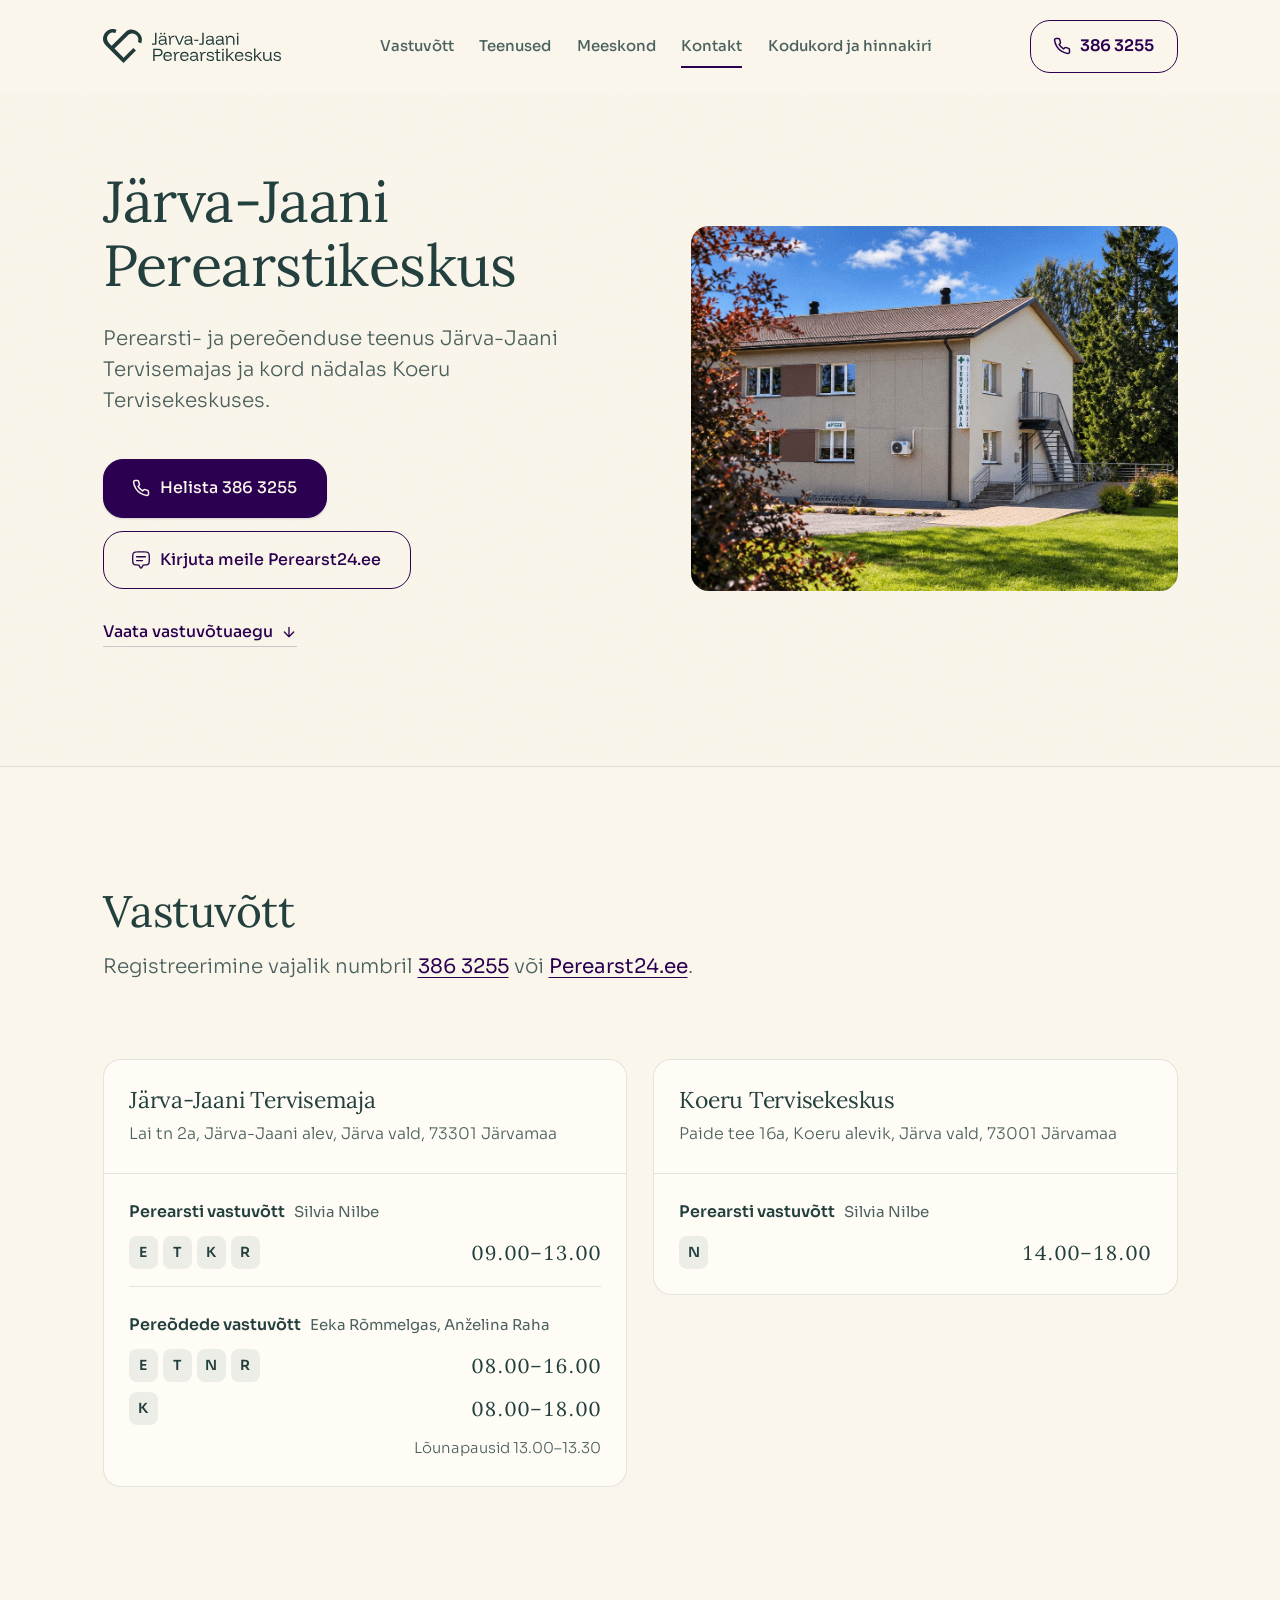
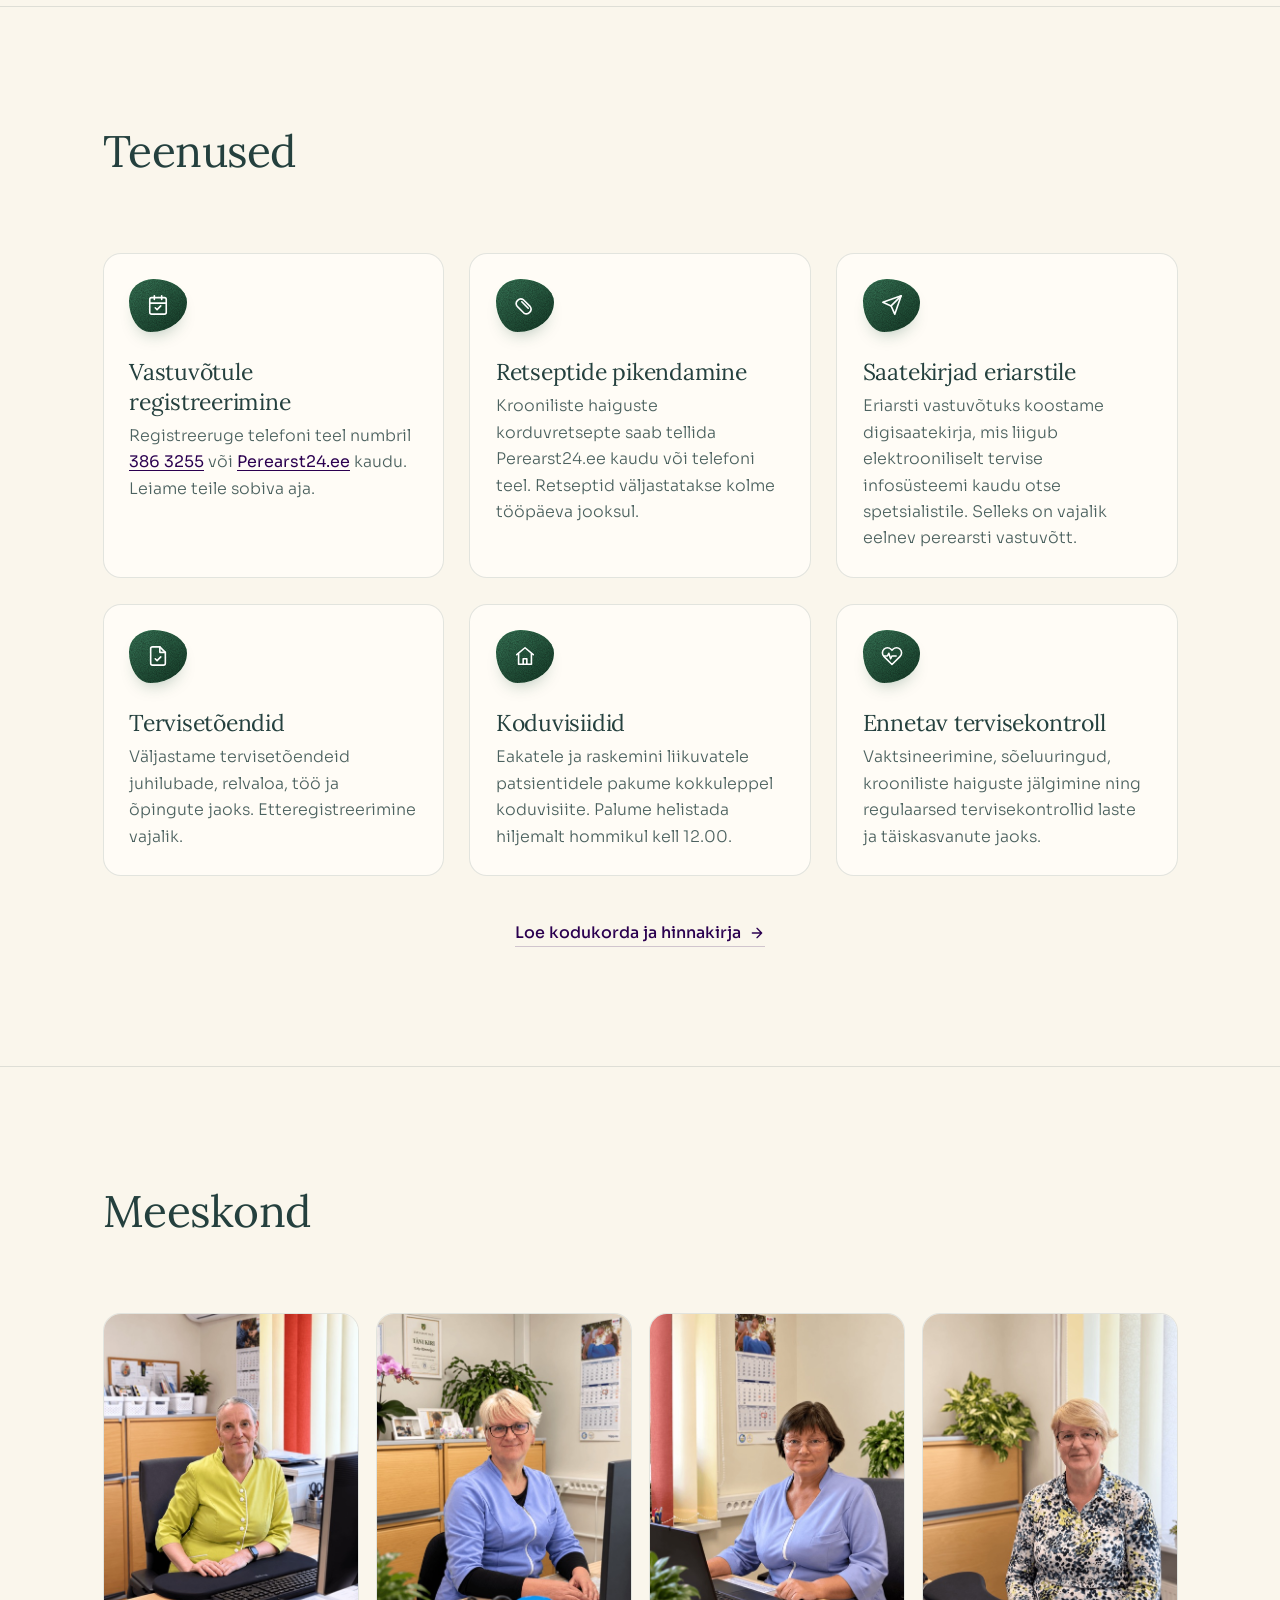
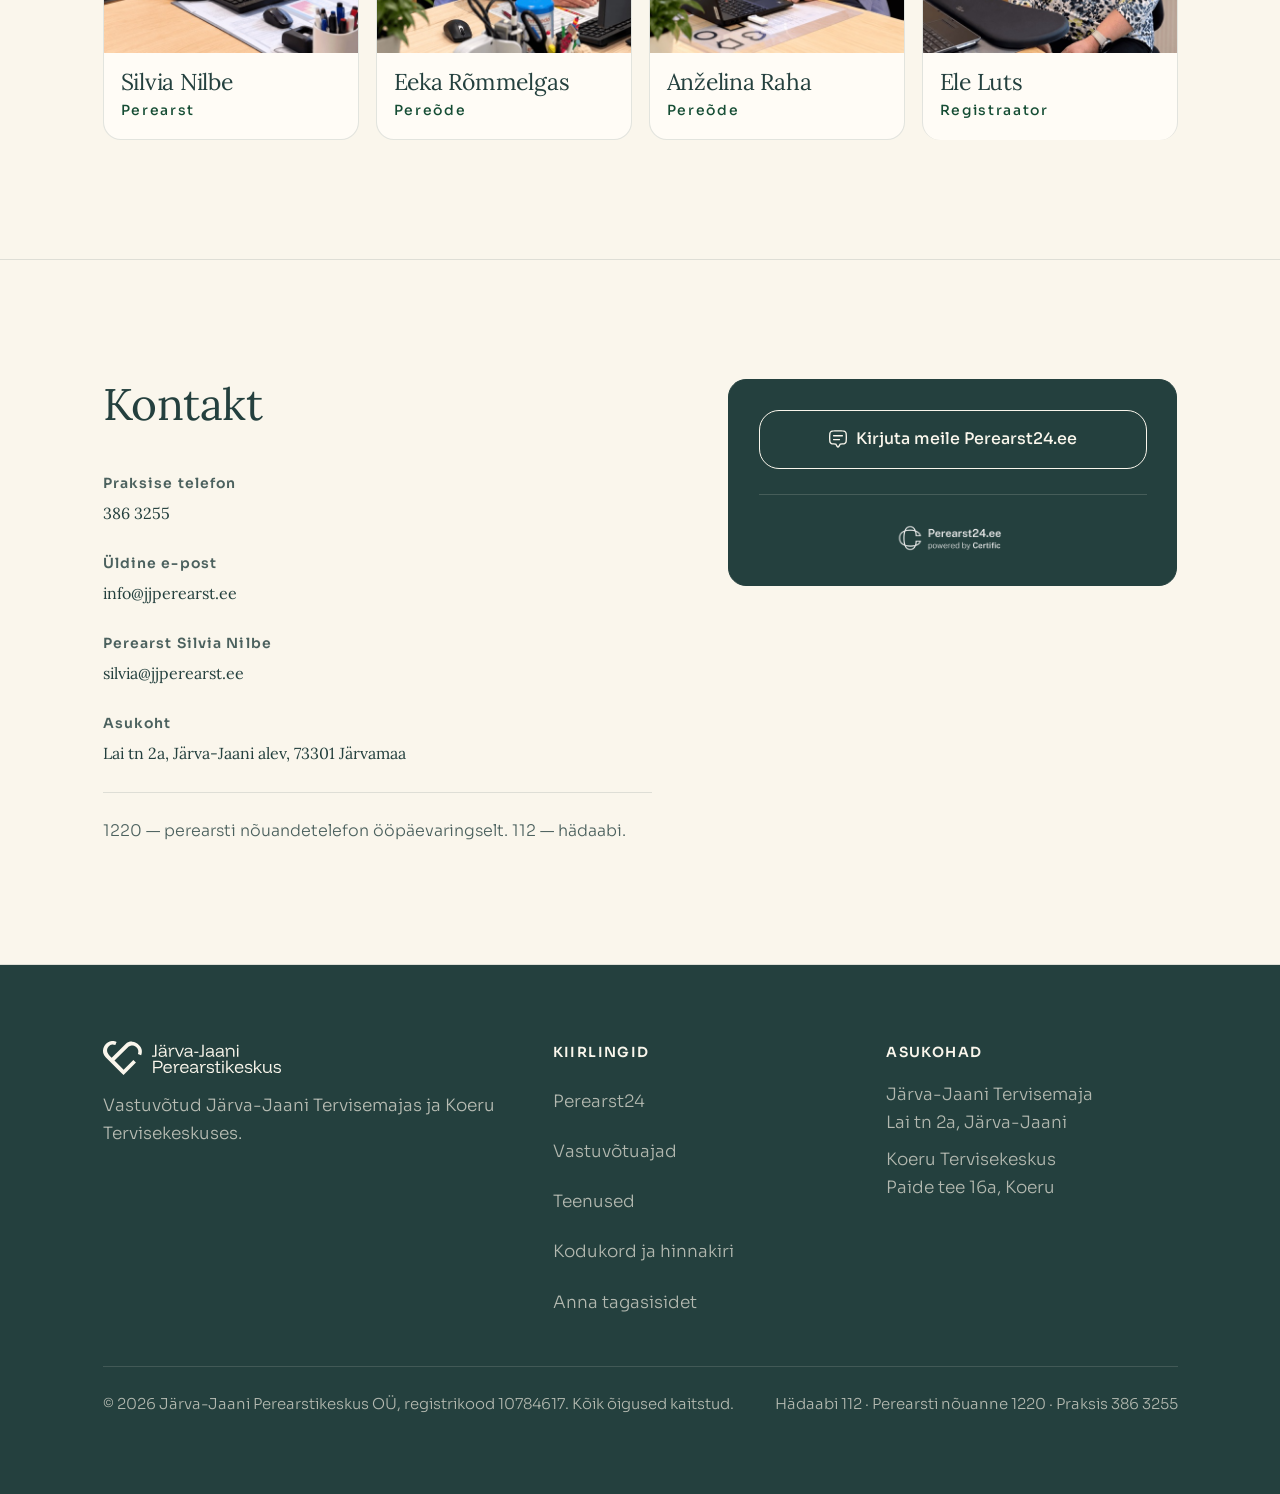
<file: index.html>
<!DOCTYPE html>
<html lang="et">
<head>
<meta charset="UTF-8">
<meta name="viewport" content="width=device-width, initial-scale=1.0">
<title>Järva-Jaani Perearstikeskus | Perearstiabi</title>
<meta name="description" content="Järva-Jaani Perearstikeskus OÜ pakub perearstiabi Järva-Jaani Tervisemajas ja Koeru Tervisekeskuses. Perearst Silvia Nilbe ja pereõed Eeka Rõmmelgas ning Anželina Raha.">

<link rel="icon" type="image/svg+xml" href="assets/meta/favicon.svg">
<link rel="shortcut icon" href="assets/meta/favicon.ico">
<link rel="icon" type="image/png" sizes="32x32" href="assets/meta/favicon-32x32.png">
<link rel="icon" type="image/png" sizes="16x16" href="assets/meta/favicon-16x16.png">
<link rel="apple-touch-icon" sizes="180x180" href="assets/meta/apple-touch-icon.png">
<link rel="icon" type="image/png" sizes="192x192" href="assets/meta/android-chrome-192x192.png">
<link rel="icon" type="image/png" sizes="512x512" href="assets/meta/android-chrome-512x512.png">

<meta property="og:type" content="website">
<meta property="og:title" content="Järva-Jaani Perearstikeskus | Perearstiabi">
<meta property="og:description" content="Perearsti- ja pereõenduse teenus Järva-Jaani Tervisemajas ja kord nädalas Koeru Tervisekeskuses.">
<meta property="og:image" content="https://jjperearst.ee/assets/meta/og-image.png">
<meta property="og:url" content="https://jjperearst.ee/">
<link rel="canonical" href="https://jjperearst.ee/">
<meta name="twitter:card" content="summary_large_image">

<link rel="preconnect" href="https://fonts.googleapis.com">
<link rel="preconnect" href="https://fonts.gstatic.com" crossorigin>
<link href="https://fonts.googleapis.com/css2?family=Lora:ital,wght@0,400;0,500;0,600;0,700;1,400;1,500&family=Sora:wght@300;400;500;600;700&display=swap" rel="stylesheet">
<link rel="stylesheet" href="css/style.css">
</head>
<body>
<a class="skip-link" href="#main">Liigu põhisisu juurde</a>

<header class="site-header" id="site-header">
  <div class="container nav">
    <a class="brand" href="index.html"><img src="assets/brand/fulllogo-ink.svg" alt="Järva-Jaani Perearstikeskus" class="brand-logo"></a>

    <nav class="nav-links" aria-label="Peamenüü">
      <a href="#vastuvotuajad">Vastuvõtt</a>
      <a href="#teenused">Teenused</a>
      <a href="#meeskond">Meeskond</a>
      <a href="#kontakt">Kontakt</a>
      <a href="kodukord.html">Kodukord ja hinnakiri</a>
    </nav>

    <div class="nav-cta">
      <a class="nav-phone" href="tel:+3723863255">
        <svg width="18" height="18" viewBox="0 0 24 24" fill="none" stroke="currentColor" stroke-width="2" stroke-linecap="round" stroke-linejoin="round"><path d="M22 16.92v3a2 2 0 0 1-2.18 2 19.79 19.79 0 0 1-8.63-3.07 19.5 19.5 0 0 1-6-6 19.79 19.79 0 0 1-3.07-8.67A2 2 0 0 1 4.11 2h3a2 2 0 0 1 2 1.72c.127.96.361 1.903.7 2.81a2 2 0 0 1-.45 2.11L8.09 9.91a16 16 0 0 0 6 6l1.27-1.27a2 2 0 0 1 2.11-.45c.907.339 1.85.573 2.81.7A2 2 0 0 1 22 16.92z"/></svg>
        386 3255
      </a>
    </div>

    <button class="nav-toggle" id="nav-toggle" aria-label="Ava menüü" aria-expanded="false" aria-controls="mobile-menu">
      <span></span><span></span><span></span>
    </button>
  </div>
</header>

<div class="mobile-menu" id="mobile-menu">
  <a href="#vastuvotuajad">Vastuvõtt</a>
  <a href="#teenused">Teenused</a>
  <a href="#meeskond">Meeskond</a>
  <a href="#kontakt">Kontakt</a>
  <a href="kodukord.html">Kodukord ja hinnakiri</a>
  <div class="btn-row">
    <a class="btn btn-primary" href="tel:+3723863255">Helista 386 3255</a>
    <a class="btn btn-outline" href="https://www.perearst24.ee/" target="_blank" rel="noopener"><svg width="18" height="18" viewBox="0 0 16 15.5243" fill="none" xmlns="http://www.w3.org/2000/svg"><path d="M15.8044 2.75863C15.734 2.15076 15.4268 1.54757 14.9399 1.06065C14.453 0.573728 13.8501 0.266823 13.2419 0.196191H13.2366C10.7898 -0.065397 5.21051 -0.065397 2.76371 0.196191H2.75808C2.15021 0.266823 1.54703 0.57404 1.0601 1.06065C0.57318 1.54726 0.266275 2.15076 0.195956 2.75863V2.76425C-0.0653187 5.21265 -0.0653187 7.68189 0.195956 10.1303V10.1356C0.266275 10.7438 0.573493 11.3467 1.0601 11.8336C1.54671 12.3205 2.15021 12.6274 2.75808 12.698H2.76371C3.47878 12.7746 4.48263 12.8315 5.67837 12.8643C5.80182 13.074 5.92683 13.2856 6.04903 13.4922C6.30999 13.9328 6.58033 14.3885 6.83879 14.8382C7.08632 15.2677 7.52042 15.5242 8.00016 15.5242C8.47989 15.5242 8.914 15.2677 9.16152 14.8382C9.42092 14.3885 9.69063 13.9319 9.9516 13.4916C10.0738 13.2853 10.1988 13.074 10.3219 12.8643C11.5186 12.833 12.5212 12.7746 13.2363 12.698H13.2416C13.8498 12.6274 14.453 12.3205 14.9399 11.8336C15.4268 11.3467 15.7337 10.7438 15.804 10.1356V10.1303C16.0653 7.68189 16.0653 5.21265 15.804 2.76425C15.8043 2.76239 15.8044 2.76051 15.8044 2.75863ZM14.6258 10.0012C14.542 10.7122 13.8201 11.4339 13.1091 11.5179C12.3612 11.5976 11.2742 11.6557 9.96504 11.6858C9.86349 11.6879 9.7642 11.7161 9.67665 11.7676C9.58911 11.8191 9.51623 11.8921 9.46499 11.9798C9.29028 12.2786 9.10745 12.588 8.93025 12.8862C8.66772 13.33 8.39613 13.7888 8.13361 14.2444C8.08985 14.3201 8.03735 14.3357 8.00109 14.3357C7.96484 14.3357 7.91202 14.3201 7.86858 14.2444C7.60574 13.7891 7.33447 13.3303 7.07194 12.8865C6.89474 12.5871 6.71159 12.2777 6.53689 11.9786C6.48565 11.8909 6.41277 11.8178 6.32522 11.7663C6.23767 11.7148 6.13838 11.6867 6.03684 11.6845C4.72734 11.6532 3.64036 11.5964 2.89216 11.5167C2.18146 11.4326 1.45952 10.7107 1.37576 9.99996C1.12386 7.63747 1.12386 5.25489 1.37576 2.89239C1.45952 2.18138 2.18115 1.45913 2.89247 1.37537C5.28083 1.12066 10.7185 1.12066 13.1072 1.37537C13.8182 1.45913 14.5399 2.18107 14.6239 2.89208C14.8765 5.25502 14.8772 7.63813 14.6258 10.0012Z" fill="currentColor"/><path d="M11.8759 4.28494H4.12517C3.96768 4.28494 3.81664 4.3475 3.70528 4.45886C3.59392 4.57022 3.53136 4.72126 3.53136 4.87875C3.53136 5.03623 3.59392 5.18727 3.70528 5.29863C3.81664 5.40999 3.96768 5.47255 4.12517 5.47255H11.8759C12.0334 5.47255 12.1845 5.40999 12.2958 5.29863C12.4072 5.18727 12.4697 5.03623 12.4697 4.87875C12.4697 4.72126 12.4072 4.57022 12.2958 4.45886C12.1845 4.3475 12.0334 4.28494 11.8759 4.28494Z" fill="currentColor"/><path d="M9.24192 7.6687H4.12517C3.96768 7.6687 3.81664 7.73126 3.70528 7.84262C3.59392 7.95398 3.53136 8.10502 3.53136 8.26251C3.53136 8.42 3.59392 8.57103 3.70528 8.68239C3.81664 8.79376 3.96768 8.85632 4.12517 8.85632H9.24192C9.39941 8.85632 9.55044 8.79376 9.66181 8.68239C9.77317 8.57103 9.83573 8.42 9.83573 8.26251C9.83573 8.10502 9.77317 7.95398 9.66181 7.84262C9.55044 7.73126 9.39941 7.6687 9.24192 7.6687Z" fill="currentColor"/></svg>Kirjuta meile Perearst24.ee</a>
  </div>
</div>

<main id="main">

  <!-- HERO -->
  <section class="hero">
    <div class="container hero-flex">
    <div class="hero-inner" data-reveal>
      <h1>Järva-Jaani Perearstikeskus</h1>
      <p class="lead">Perearsti- ja pereõenduse teenus Järva-Jaani Tervisemajas ja kord nädalas Koeru Tervisekeskuses.</p>

      <div class="hero-links">
        <a class="btn btn-primary" href="tel:+3723863255">
          <svg width="18" height="18" viewBox="0 0 24 24" fill="none" stroke="currentColor" stroke-width="2" stroke-linecap="round" stroke-linejoin="round"><path d="M22 16.92v3a2 2 0 0 1-2.18 2 19.79 19.79 0 0 1-8.63-3.07 19.5 19.5 0 0 1-6-6 19.79 19.79 0 0 1-3.07-8.67A2 2 0 0 1 4.11 2h3a2 2 0 0 1 2 1.72c.127.96.361 1.903.7 2.81a2 2 0 0 1-.45 2.11L8.09 9.91a16 16 0 0 0 6 6l1.27-1.27a2 2 0 0 1 2.11-.45c.907.339 1.85.573 2.81.7A2 2 0 0 1 22 16.92z"/></svg>
          Helista 386 3255
        </a>
        <a class="btn btn-outline" href="https://www.perearst24.ee/" target="_blank" rel="noopener">
          <svg width="18" height="18" viewBox="0 0 16 15.5243" fill="none" xmlns="http://www.w3.org/2000/svg"><path d="M15.8044 2.75863C15.734 2.15076 15.4268 1.54757 14.9399 1.06065C14.453 0.573728 13.8501 0.266823 13.2419 0.196191H13.2366C10.7898 -0.065397 5.21051 -0.065397 2.76371 0.196191H2.75808C2.15021 0.266823 1.54703 0.57404 1.0601 1.06065C0.57318 1.54726 0.266275 2.15076 0.195956 2.75863V2.76425C-0.0653187 5.21265 -0.0653187 7.68189 0.195956 10.1303V10.1356C0.266275 10.7438 0.573493 11.3467 1.0601 11.8336C1.54671 12.3205 2.15021 12.6274 2.75808 12.698H2.76371C3.47878 12.7746 4.48263 12.8315 5.67837 12.8643C5.80182 13.074 5.92683 13.2856 6.04903 13.4922C6.30999 13.9328 6.58033 14.3885 6.83879 14.8382C7.08632 15.2677 7.52042 15.5242 8.00016 15.5242C8.47989 15.5242 8.914 15.2677 9.16152 14.8382C9.42092 14.3885 9.69063 13.9319 9.9516 13.4916C10.0738 13.2853 10.1988 13.074 10.3219 12.8643C11.5186 12.833 12.5212 12.7746 13.2363 12.698H13.2416C13.8498 12.6274 14.453 12.3205 14.9399 11.8336C15.4268 11.3467 15.7337 10.7438 15.804 10.1356V10.1303C16.0653 7.68189 16.0653 5.21265 15.804 2.76425C15.8043 2.76239 15.8044 2.76051 15.8044 2.75863ZM14.6258 10.0012C14.542 10.7122 13.8201 11.4339 13.1091 11.5179C12.3612 11.5976 11.2742 11.6557 9.96504 11.6858C9.86349 11.6879 9.7642 11.7161 9.67665 11.7676C9.58911 11.8191 9.51623 11.8921 9.46499 11.9798C9.29028 12.2786 9.10745 12.588 8.93025 12.8862C8.66772 13.33 8.39613 13.7888 8.13361 14.2444C8.08985 14.3201 8.03735 14.3357 8.00109 14.3357C7.96484 14.3357 7.91202 14.3201 7.86858 14.2444C7.60574 13.7891 7.33447 13.3303 7.07194 12.8865C6.89474 12.5871 6.71159 12.2777 6.53689 11.9786C6.48565 11.8909 6.41277 11.8178 6.32522 11.7663C6.23767 11.7148 6.13838 11.6867 6.03684 11.6845C4.72734 11.6532 3.64036 11.5964 2.89216 11.5167C2.18146 11.4326 1.45952 10.7107 1.37576 9.99996C1.12386 7.63747 1.12386 5.25489 1.37576 2.89239C1.45952 2.18138 2.18115 1.45913 2.89247 1.37537C5.28083 1.12066 10.7185 1.12066 13.1072 1.37537C13.8182 1.45913 14.5399 2.18107 14.6239 2.89208C14.8765 5.25502 14.8772 7.63813 14.6258 10.0012Z" fill="currentColor"/><path d="M11.8759 4.28494H4.12517C3.96768 4.28494 3.81664 4.3475 3.70528 4.45886C3.59392 4.57022 3.53136 4.72126 3.53136 4.87875C3.53136 5.03623 3.59392 5.18727 3.70528 5.29863C3.81664 5.40999 3.96768 5.47255 4.12517 5.47255H11.8759C12.0334 5.47255 12.1845 5.40999 12.2958 5.29863C12.4072 5.18727 12.4697 5.03623 12.4697 4.87875C12.4697 4.72126 12.4072 4.57022 12.2958 4.45886C12.1845 4.3475 12.0334 4.28494 11.8759 4.28494Z" fill="currentColor"/><path d="M9.24192 7.6687H4.12517C3.96768 7.6687 3.81664 7.73126 3.70528 7.84262C3.59392 7.95398 3.53136 8.10502 3.53136 8.26251C3.53136 8.42 3.59392 8.57103 3.70528 8.68239C3.81664 8.79376 3.96768 8.85632 4.12517 8.85632H9.24192C9.39941 8.85632 9.55044 8.79376 9.66181 8.68239C9.77317 8.57103 9.83573 8.42 9.83573 8.26251C9.83573 8.10502 9.77317 7.95398 9.66181 7.84262C9.55044 7.73126 9.39941 7.6687 9.24192 7.6687Z" fill="currentColor"/></svg>
          Kirjuta meile Perearst24.ee
        </a>
      </div>

      <a class="btn-ghost" href="#vastuvotuajad" style="margin-top:1.75rem;">
        Vaata vastuvõtuaegu
        <svg width="16" height="16" viewBox="0 0 24 24" fill="none" stroke="currentColor" stroke-width="2" stroke-linecap="round" stroke-linejoin="round"><path d="M12 5v14M19 12l-7 7-7-7"/></svg>
      </a>
    </div>
    <img src="assets/hero-photo.jpg" alt="Järva-Jaani Tervisemaja hoone" class="hero-photo">
    </div>
  </section>

  <!-- VASTUVÕTUAJAD -->
  <section class="section" id="vastuvotuajad">
    <div class="container">
      <div class="section-head" data-reveal>
        <h2 style="margin-top:0;">Vastuvõtt</h2>
        <p class="lead">Registreerimine vajalik numbril <a class="text-link" href="tel:+3723863255">386 3255</a> või <a class="text-link" href="https://www.perearst24.ee/" target="_blank" rel="noopener">Perearst24.ee</a>.</p>
      </div>

      <div class="grid grid--2" style="align-items:start;">
        <div class="schedule-card" data-reveal>
          <div class="schedule-card__head">
            <h3>Järva-Jaani Tervisemaja</h3>
            <address>Lai tn 2a, Järva-Jaani alev, Järva vald, 73301 Järvamaa</address>
          </div>
          <div class="schedule-card__body">
            <div class="schedule-row">
              <div class="schedule-row__top">
                <span class="schedule-row__label">Perearsti vastuvõtt</span>
                <span class="schedule-row__who">Silvia Nilbe</span>
              </div>
              <div class="schedule-row__slot">
                <div class="day-pills"><span>E</span><span>T</span><span>K</span><span>R</span></div>
                <span class="schedule-row__time">09.00–13.00</span>
              </div>
            </div>
            <div class="schedule-row">
              <div class="schedule-row__top">
                <span class="schedule-row__label">Pereõdede vastuvõtt</span>
                <span class="schedule-row__who">Eeka Rõmmelgas, Anželina Raha</span>
              </div>
              <div class="schedule-row__slot">
                <div class="day-pills"><span>E</span><span>T</span><span>N</span><span>R</span></div>
                <span class="schedule-row__time">08.00–16.00</span>
              </div>
              <div class="schedule-row__slot">
                <div class="day-pills"><span>K</span></div>
                <span class="schedule-row__time">08.00–18.00</span>
              </div>
              <p class="schedule-row__note">Lõunapausid 13.00–13.30</p>
            </div>
          </div>
        </div>

        <div class="schedule-card" data-reveal>
          <div class="schedule-card__head">
            <h3>Koeru Tervisekeskus</h3>
            <address>Paide tee 16a, Koeru alevik, Järva vald, 73001 Järvamaa</address>
          </div>
          <div class="schedule-card__body">
            <div class="schedule-row">
              <div class="schedule-row__top">
                <span class="schedule-row__label">Perearsti vastuvõtt</span>
                <span class="schedule-row__who">Silvia Nilbe</span>
              </div>
              <div class="schedule-row__slot">
                <div class="day-pills"><span>N</span></div>
                <span class="schedule-row__time">14.00–18.00</span>
              </div>
            </div>
          </div>
        </div>
      </div>
    </div>
  </section>

  <!-- TEENUSED -->
  <section class="section section--tint" id="teenused">
    <div class="container">
      <div class="section-head" data-reveal>
        <h2 style="margin-top:0;">Teenused</h2>
      </div>

      <div class="grid grid--3">
        <div class="service-card" data-reveal>
          <span class="icon"><svg width="22" height="22" viewBox="0 0 24 24" fill="none" stroke="currentColor" stroke-width="1.75" stroke-linecap="round" stroke-linejoin="round"><rect x="3" y="4" width="18" height="18" rx="2"/><path d="M16 2v4M8 2v4M3 10h18"/><path d="M9 15l2 2 4-4"/></svg></span>
          <h3>Vastuvõtule registreerimine</h3>
          <p>Registreeruge telefoni teel numbril <a class="text-link" href="tel:+3723863255">386 3255</a> või <a class="text-link" href="https://www.perearst24.ee/" target="_blank" rel="noopener">Perearst24.ee</a> kaudu. Leiame teile sobiva aja.</p>
        </div>
        <div class="service-card" data-reveal>
          <span class="icon"><svg width="22" height="22" viewBox="0 0 24 24" fill="none" stroke="currentColor" stroke-width="1.75" stroke-linecap="round" stroke-linejoin="round"><path d="M10.5 20.5L3.5 13.5a5 5 0 0 1 7-7l7 7a5 5 0 0 1-7 7z"/><path d="M8.5 8.5l7 7"/></svg></span>
          <h3>Retseptide pikendamine</h3>
          <p>Krooniliste haiguste korduvretsepte saab tellida Perearst24.ee kaudu või telefoni teel. Retseptid väljastatakse kolme tööpäeva jooksul.</p>
        </div>
        <div class="service-card" data-reveal>
          <span class="icon"><svg width="22" height="22" viewBox="0 0 24 24" fill="none" stroke="currentColor" stroke-width="1.75" stroke-linecap="round" stroke-linejoin="round"><path d="M22 2L11 13"/><path d="M22 2l-7 20-4-9-9-4 20-7z"/></svg></span>
          <h3>Saatekirjad eriarstile</h3>
          <p>Eriarsti vastuvõtuks koostame digisaatekirja, mis liigub elektrooniliselt tervise infosüsteemi kaudu otse spetsialistile. Selleks on vajalik eelnev perearsti vastuvõtt.</p>
        </div>
        <div class="service-card" data-reveal>
          <span class="icon"><svg width="22" height="22" viewBox="0 0 24 24" fill="none" stroke="currentColor" stroke-width="1.75" stroke-linecap="round" stroke-linejoin="round"><path d="M14 2H6a2 2 0 0 0-2 2v16a2 2 0 0 0 2 2h12a2 2 0 0 0 2-2V8z"/><path d="M14 2v6h6"/><path d="M9 15l2 2 4-4"/></svg></span>
          <h3>Tervisetõendid</h3>
          <p>Väljastame tervisetõendeid juhilubade, relvaloa, töö ja õpingute jaoks. Etteregistreerimine vajalik.</p>
        </div>
        <div class="service-card" data-reveal>
          <span class="icon"><svg width="22" height="22" viewBox="0 0 24 24" fill="none" stroke="currentColor" stroke-width="1.75" stroke-linecap="round" stroke-linejoin="round"><path d="M3 10.5L12 3l9 7.5"/><path d="M5 9.5V21h14V9.5"/><path d="M10 21v-6h4v6"/></svg></span>
          <h3>Koduvisiidid</h3>
          <p>Eakatele ja raskemini liikuvatele patsientidele pakume kokkuleppel koduvisiite. Palume helistada hiljemalt hommikul kell 12.00.</p>
        </div>
        <div class="service-card" data-reveal>
          <span class="icon"><svg width="22" height="22" viewBox="0 0 24 24" fill="none" stroke="currentColor" stroke-width="1.75" stroke-linecap="round" stroke-linejoin="round"><path d="M20.84 4.61a5.5 5.5 0 0 0-7.78 0L12 5.67l-1.06-1.06a5.5 5.5 0 0 0-7.78 7.78l1.06 1.06L12 21.23l7.78-7.78 1.06-1.06a5.5 5.5 0 0 0 0-7.78z"/><path d="M3.5 12h3.5l1.5-3 2 6 1.5-3h4.5"/></svg></span>
          <h3>Ennetav tervisekontroll</h3>
          <p>Vaktsineerimine, sõeluuringud, krooniliste haiguste jälgimine ning regulaarsed tervisekontrollid laste ja täiskasvanute jaoks.</p>
        </div>
      </div>

      <div style="margin-top: var(--space-4); text-align:center;" data-reveal>
        <a class="btn-ghost" href="kodukord.html">
          Loe kodukorda ja hinnakirja
          <svg width="16" height="16" viewBox="0 0 24 24" fill="none" stroke="currentColor" stroke-width="2" stroke-linecap="round" stroke-linejoin="round"><path d="M5 12h14M12 5l7 7-7 7"/></svg>
        </a>
      </div>
    </div>
  </section>

  <!-- MEESKOND -->
  <section class="section" id="meeskond">
    <div class="container">
      <div class="section-head" data-reveal>
        <h2 style="margin-top:0;">Meeskond</h2>
      </div>

      <div class="grid grid--4">
        <div class="card team-card" data-reveal>
          <img src="assets/meeskond/silvia.jpg" alt="Silvia Nilbe" class="team-card__photo">
          <div class="team-card__info">
            <h3>Silvia Nilbe</h3>
            <span class="team-card__role">Perearst</span>
          </div>
        </div>
        <div class="card team-card" data-reveal>
          <img src="assets/meeskond/eeka.jpg" alt="Eeka Rõmmelgas" class="team-card__photo">
          <div class="team-card__info">
            <h3>Eeka Rõmmelgas</h3>
            <span class="team-card__role">Pereõde</span>
          </div>
        </div>
        <div class="card team-card" data-reveal>
          <img src="assets/meeskond/anzelina.jpg" alt="Anželina Raha" class="team-card__photo">
          <div class="team-card__info">
            <h3>Anželina Raha</h3>
            <span class="team-card__role">Pereõde</span>
          </div>
        </div>
        <div class="card team-card" data-reveal>
          <img src="assets/meeskond/ele.jpg" alt="Ele Luts" class="team-card__photo">
          <div class="team-card__info">
            <h3>Ele Luts</h3>
            <span class="team-card__role">Registraator</span>
          </div>
        </div>
      </div>
    </div>
  </section>

  <!-- KONTAKT -->
  <section class="section" id="kontakt">
    <div class="container contact-grid">
      <div data-reveal>
        <h2>Kontakt</h2>

        <div class="contact-list">
          <div class="contact-item">
            <div>
              <span class="contact-item__label">Praksise telefon</span>
              <span class="contact-item__value">386 3255</span>
            </div>
          </div>
          <div class="contact-item">
            <div>
              <span class="contact-item__label">Üldine e-post</span>
              <span class="contact-item__value">info@jjperearst.ee</span>
            </div>
          </div>
          <div class="contact-item">
            <div>
              <span class="contact-item__label">Perearst Silvia Nilbe</span>
              <span class="contact-item__value">silvia@jjperearst.ee</span>
            </div>
          </div>
          <div class="contact-item">
            <div>
              <span class="contact-item__label">Asukoht</span>
              <span class="contact-item__value">Lai tn 2a, Järva-Jaani alev, 73301 Järvamaa</span>
            </div>
          </div>
        </div>

        <div class="last-resort">
          <p>1220 — perearsti nõuandetelefon ööpäevaringselt. 112 — hädaabi.</p>
        </div>
      </div>

      <div data-reveal>
        <div class="emergency-card">
          <a class="btn btn-outline" href="https://www.perearst24.ee/" target="_blank" rel="noopener"><svg width="18" height="18" viewBox="0 0 16 15.5243" fill="none" xmlns="http://www.w3.org/2000/svg"><path d="M15.8044 2.75863C15.734 2.15076 15.4268 1.54757 14.9399 1.06065C14.453 0.573728 13.8501 0.266823 13.2419 0.196191H13.2366C10.7898 -0.065397 5.21051 -0.065397 2.76371 0.196191H2.75808C2.15021 0.266823 1.54703 0.57404 1.0601 1.06065C0.57318 1.54726 0.266275 2.15076 0.195956 2.75863V2.76425C-0.0653187 5.21265 -0.0653187 7.68189 0.195956 10.1303V10.1356C0.266275 10.7438 0.573493 11.3467 1.0601 11.8336C1.54671 12.3205 2.15021 12.6274 2.75808 12.698H2.76371C3.47878 12.7746 4.48263 12.8315 5.67837 12.8643C5.80182 13.074 5.92683 13.2856 6.04903 13.4922C6.30999 13.9328 6.58033 14.3885 6.83879 14.8382C7.08632 15.2677 7.52042 15.5242 8.00016 15.5242C8.47989 15.5242 8.914 15.2677 9.16152 14.8382C9.42092 14.3885 9.69063 13.9319 9.9516 13.4916C10.0738 13.2853 10.1988 13.074 10.3219 12.8643C11.5186 12.833 12.5212 12.7746 13.2363 12.698H13.2416C13.8498 12.6274 14.453 12.3205 14.9399 11.8336C15.4268 11.3467 15.7337 10.7438 15.804 10.1356V10.1303C16.0653 7.68189 16.0653 5.21265 15.804 2.76425C15.8043 2.76239 15.8044 2.76051 15.8044 2.75863ZM14.6258 10.0012C14.542 10.7122 13.8201 11.4339 13.1091 11.5179C12.3612 11.5976 11.2742 11.6557 9.96504 11.6858C9.86349 11.6879 9.7642 11.7161 9.67665 11.7676C9.58911 11.8191 9.51623 11.8921 9.46499 11.9798C9.29028 12.2786 9.10745 12.588 8.93025 12.8862C8.66772 13.33 8.39613 13.7888 8.13361 14.2444C8.08985 14.3201 8.03735 14.3357 8.00109 14.3357C7.96484 14.3357 7.91202 14.3201 7.86858 14.2444C7.60574 13.7891 7.33447 13.3303 7.07194 12.8865C6.89474 12.5871 6.71159 12.2777 6.53689 11.9786C6.48565 11.8909 6.41277 11.8178 6.32522 11.7663C6.23767 11.7148 6.13838 11.6867 6.03684 11.6845C4.72734 11.6532 3.64036 11.5964 2.89216 11.5167C2.18146 11.4326 1.45952 10.7107 1.37576 9.99996C1.12386 7.63747 1.12386 5.25489 1.37576 2.89239C1.45952 2.18138 2.18115 1.45913 2.89247 1.37537C5.28083 1.12066 10.7185 1.12066 13.1072 1.37537C13.8182 1.45913 14.5399 2.18107 14.6239 2.89208C14.8765 5.25502 14.8772 7.63813 14.6258 10.0012Z" fill="currentColor"/><path d="M11.8759 4.28494H4.12517C3.96768 4.28494 3.81664 4.3475 3.70528 4.45886C3.59392 4.57022 3.53136 4.72126 3.53136 4.87875C3.53136 5.03623 3.59392 5.18727 3.70528 5.29863C3.81664 5.40999 3.96768 5.47255 4.12517 5.47255H11.8759C12.0334 5.47255 12.1845 5.40999 12.2958 5.29863C12.4072 5.18727 12.4697 5.03623 12.4697 4.87875C12.4697 4.72126 12.4072 4.57022 12.2958 4.45886C12.1845 4.3475 12.0334 4.28494 11.8759 4.28494Z" fill="currentColor"/><path d="M9.24192 7.6687H4.12517C3.96768 7.6687 3.81664 7.73126 3.70528 7.84262C3.59392 7.95398 3.53136 8.10502 3.53136 8.26251C3.53136 8.42 3.59392 8.57103 3.70528 8.68239C3.81664 8.79376 3.96768 8.85632 4.12517 8.85632H9.24192C9.39941 8.85632 9.55044 8.79376 9.66181 8.68239C9.77317 8.57103 9.83573 8.42 9.83573 8.26251C9.83573 8.10502 9.77317 7.95398 9.66181 7.84262C9.55044 7.73126 9.39941 7.6687 9.24192 7.6687Z" fill="currentColor"/></svg>Kirjuta meile Perearst24.ee</a>
          <div class="emergency-card__footer">
            <img src="assets/perearst24.png" alt="Perearst24.ee" class="emergency-card__logo">
          </div>
        </div>
      </div>
    </div>
  </section>

</main>

<footer class="site-footer">
  <div class="container">
    <div class="footer-grid">
      <div>
        <img src="assets/brand/fulllogo-paper.svg" alt="Järva-Jaani Perearstikeskus" class="footer-brand-logo">
        <p style="max-width:32ch; color: rgba(247,241,230,.7);">Vastuvõtud Järva-Jaani Tervisemajas ja Koeru Tervisekeskuses.</p>
      </div>
      <div class="footer-col">
        <h4>Kiirlingid</h4>
        <ul>
          <li><a href="https://www.perearst24.ee/" target="_blank" rel="noopener">Perearst24</a></li>
          <li><a href="#vastuvotuajad">Vastuvõtuajad</a></li>
          <li><a href="#teenused">Teenused</a></li>
          <li><a href="kodukord.html">Kodukord ja hinnakiri</a></li>
          <li><a href="mailto:info@jjperearst.ee?subject=Tagasiside">Anna tagasisidet</a></li>
        </ul>
      </div>
      <div class="footer-col">
        <h4>Asukohad</h4>
        <ul>
          <li>Järva-Jaani Tervisemaja<br>Lai tn 2a, Järva-Jaani</li>
          <li>Koeru Tervisekeskus<br>Paide tee 16a, Koeru</li>
        </ul>
      </div>
    </div>
    <div class="footer-bottom">
      <span>© 2026 Järva-Jaani Perearstikeskus OÜ, registrikood 10784617. Kõik õigused kaitstud.</span>
      <span>Hädaabi 112 · Perearsti nõuanne 1220 · Praksis 386 3255</span>
    </div>
  </div>
</footer>

<script src="js/main.js"></script>
</body>
</html>
</file>
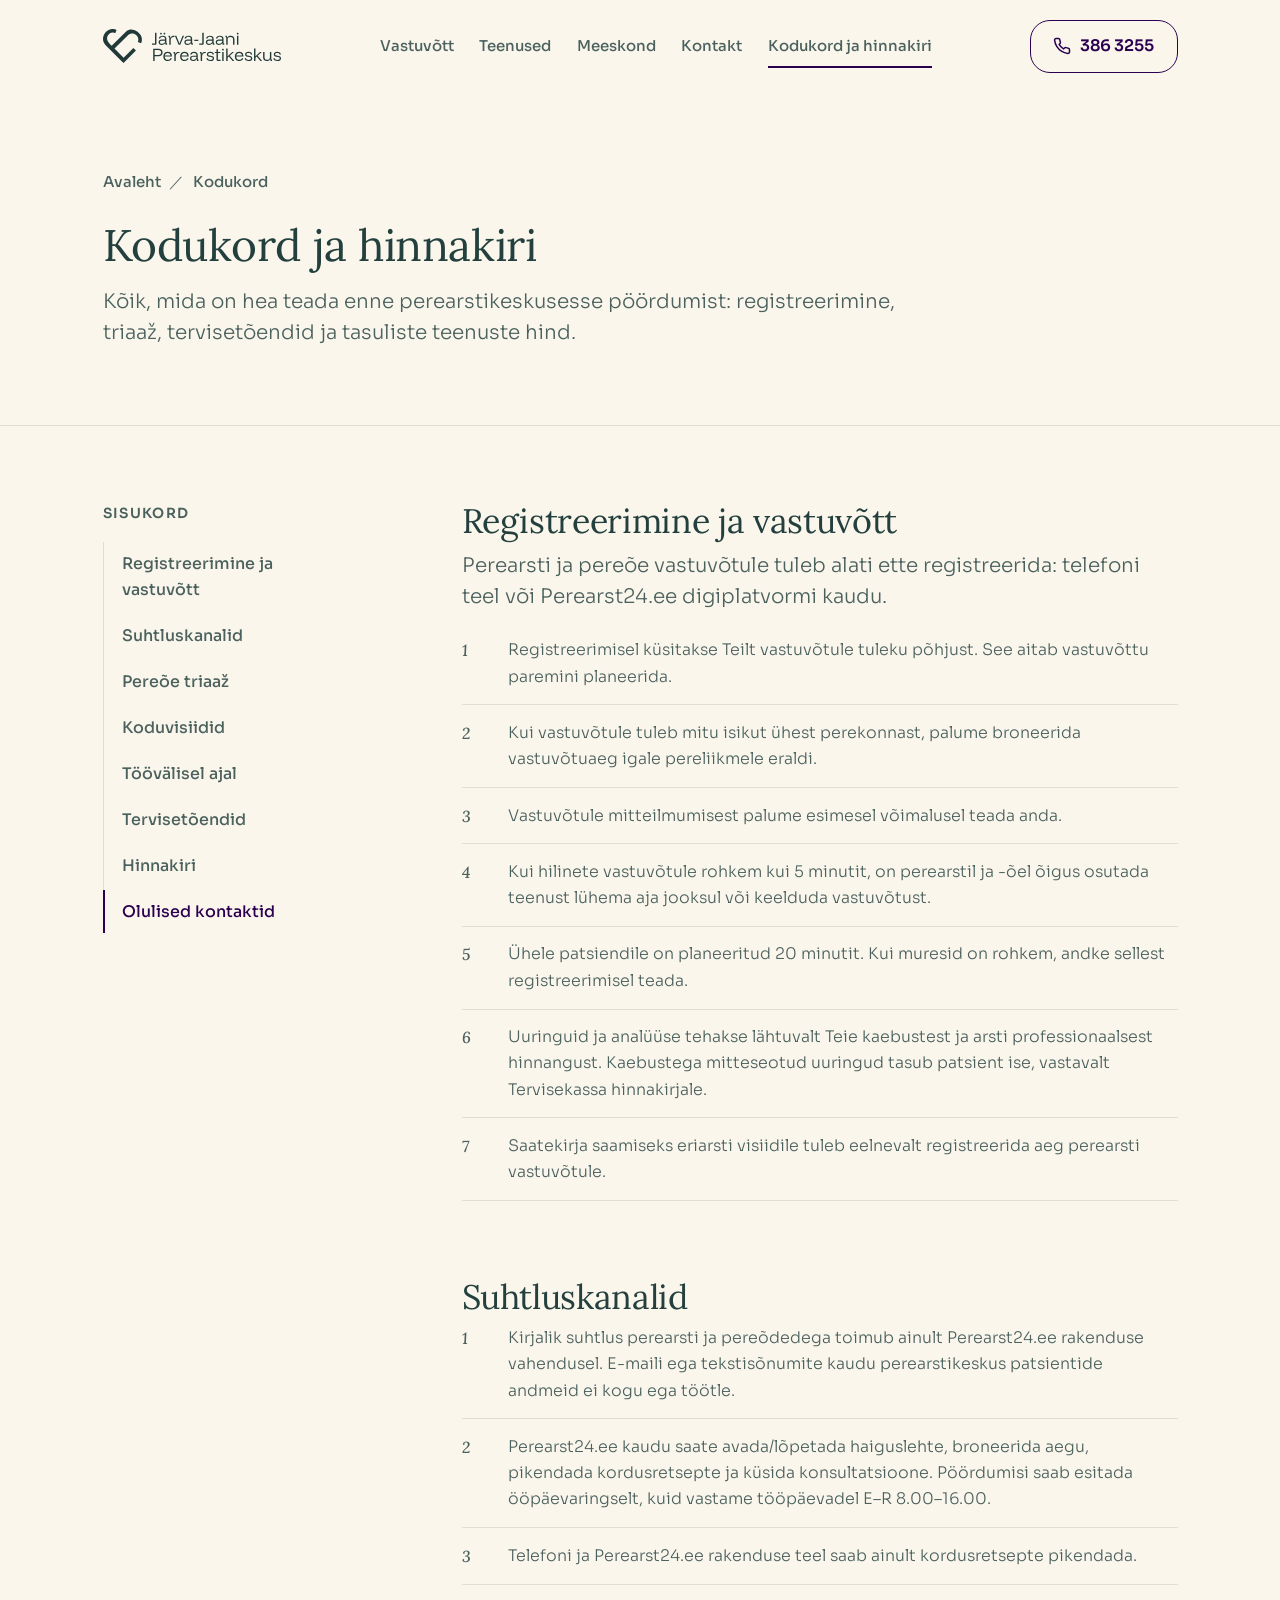
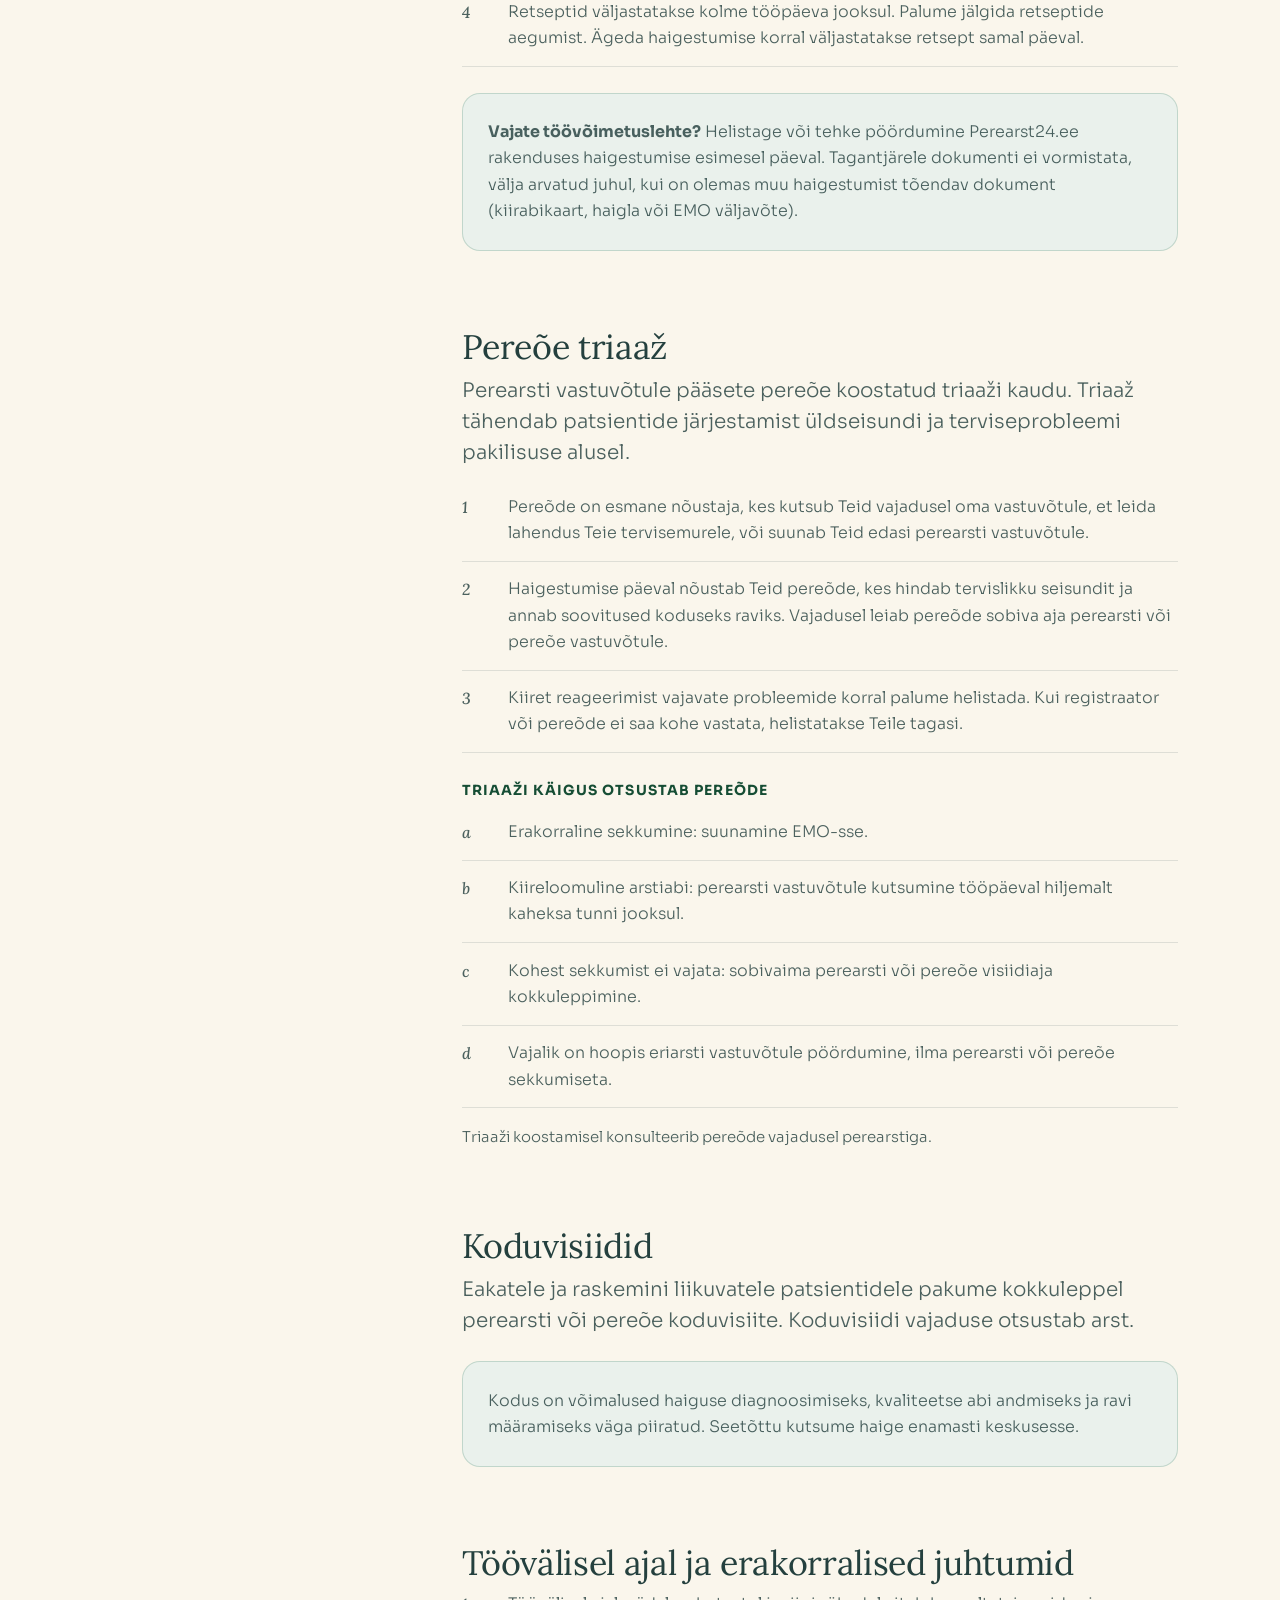
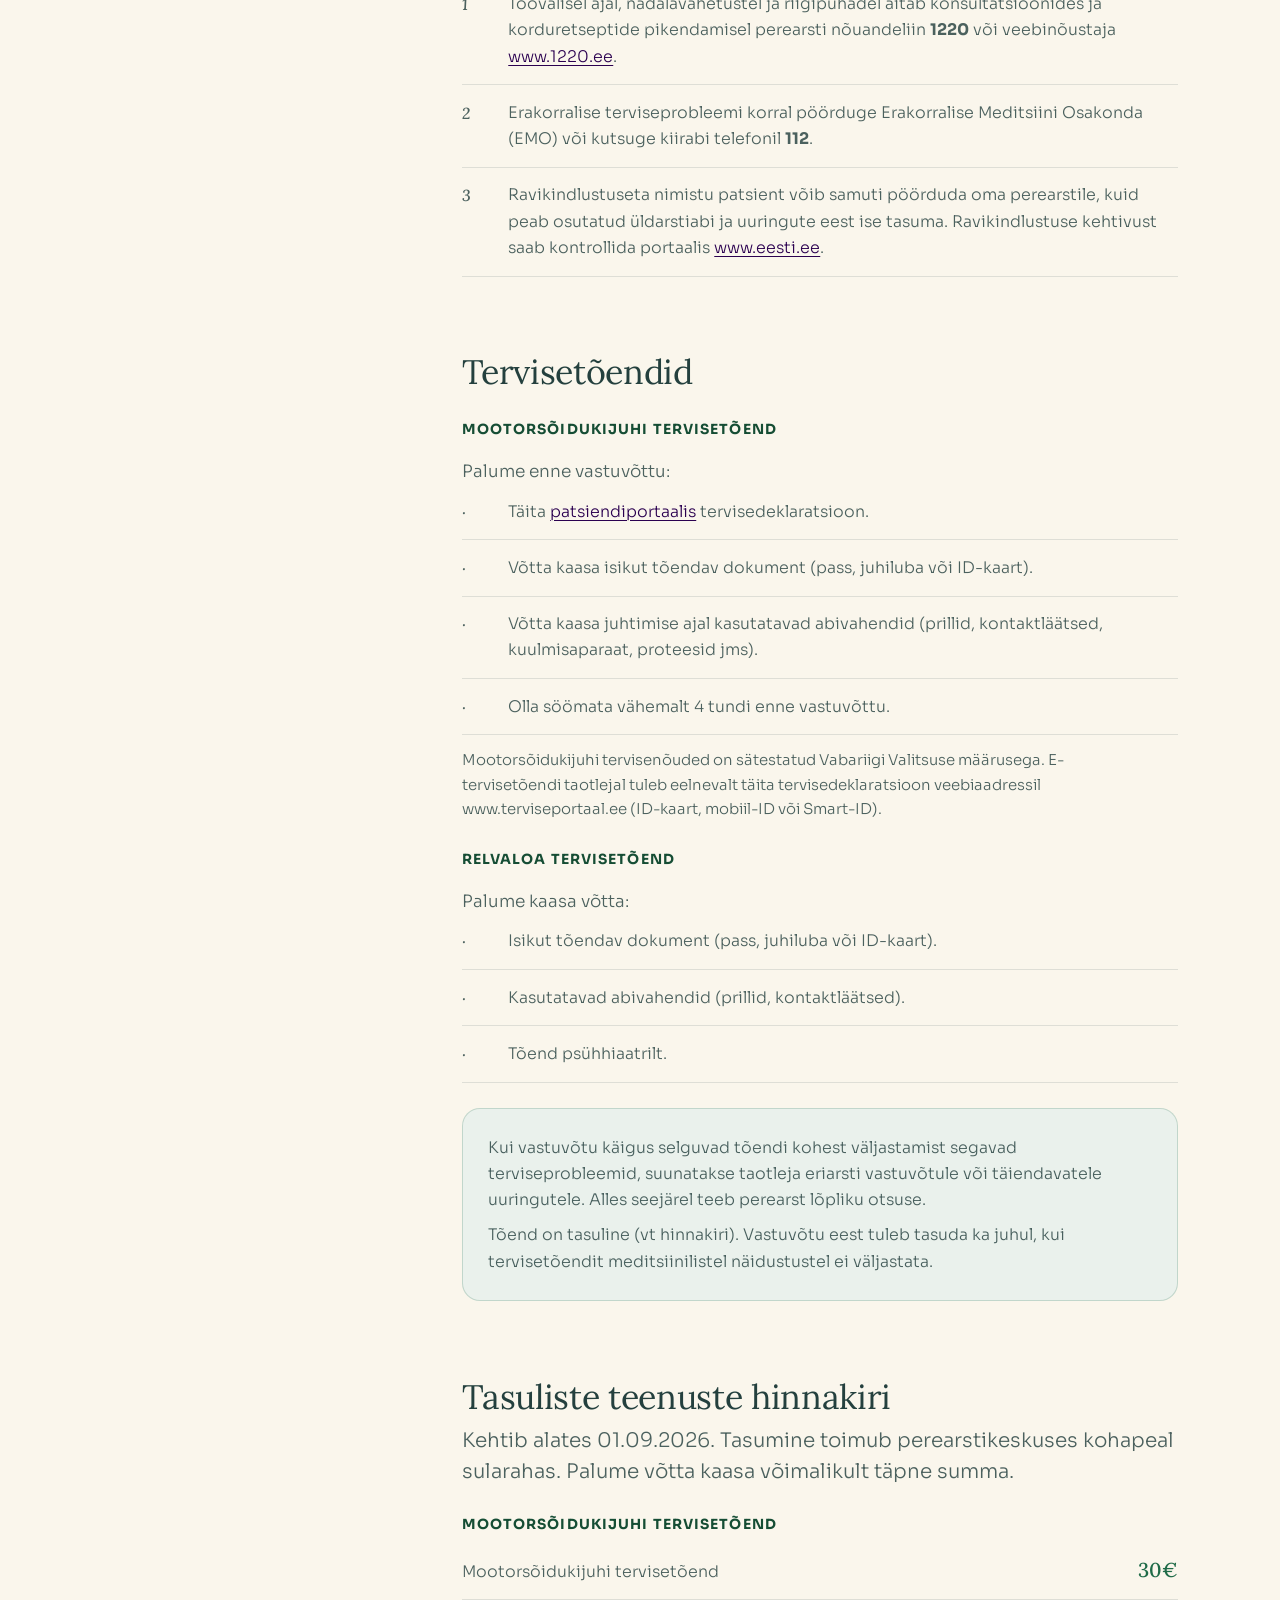
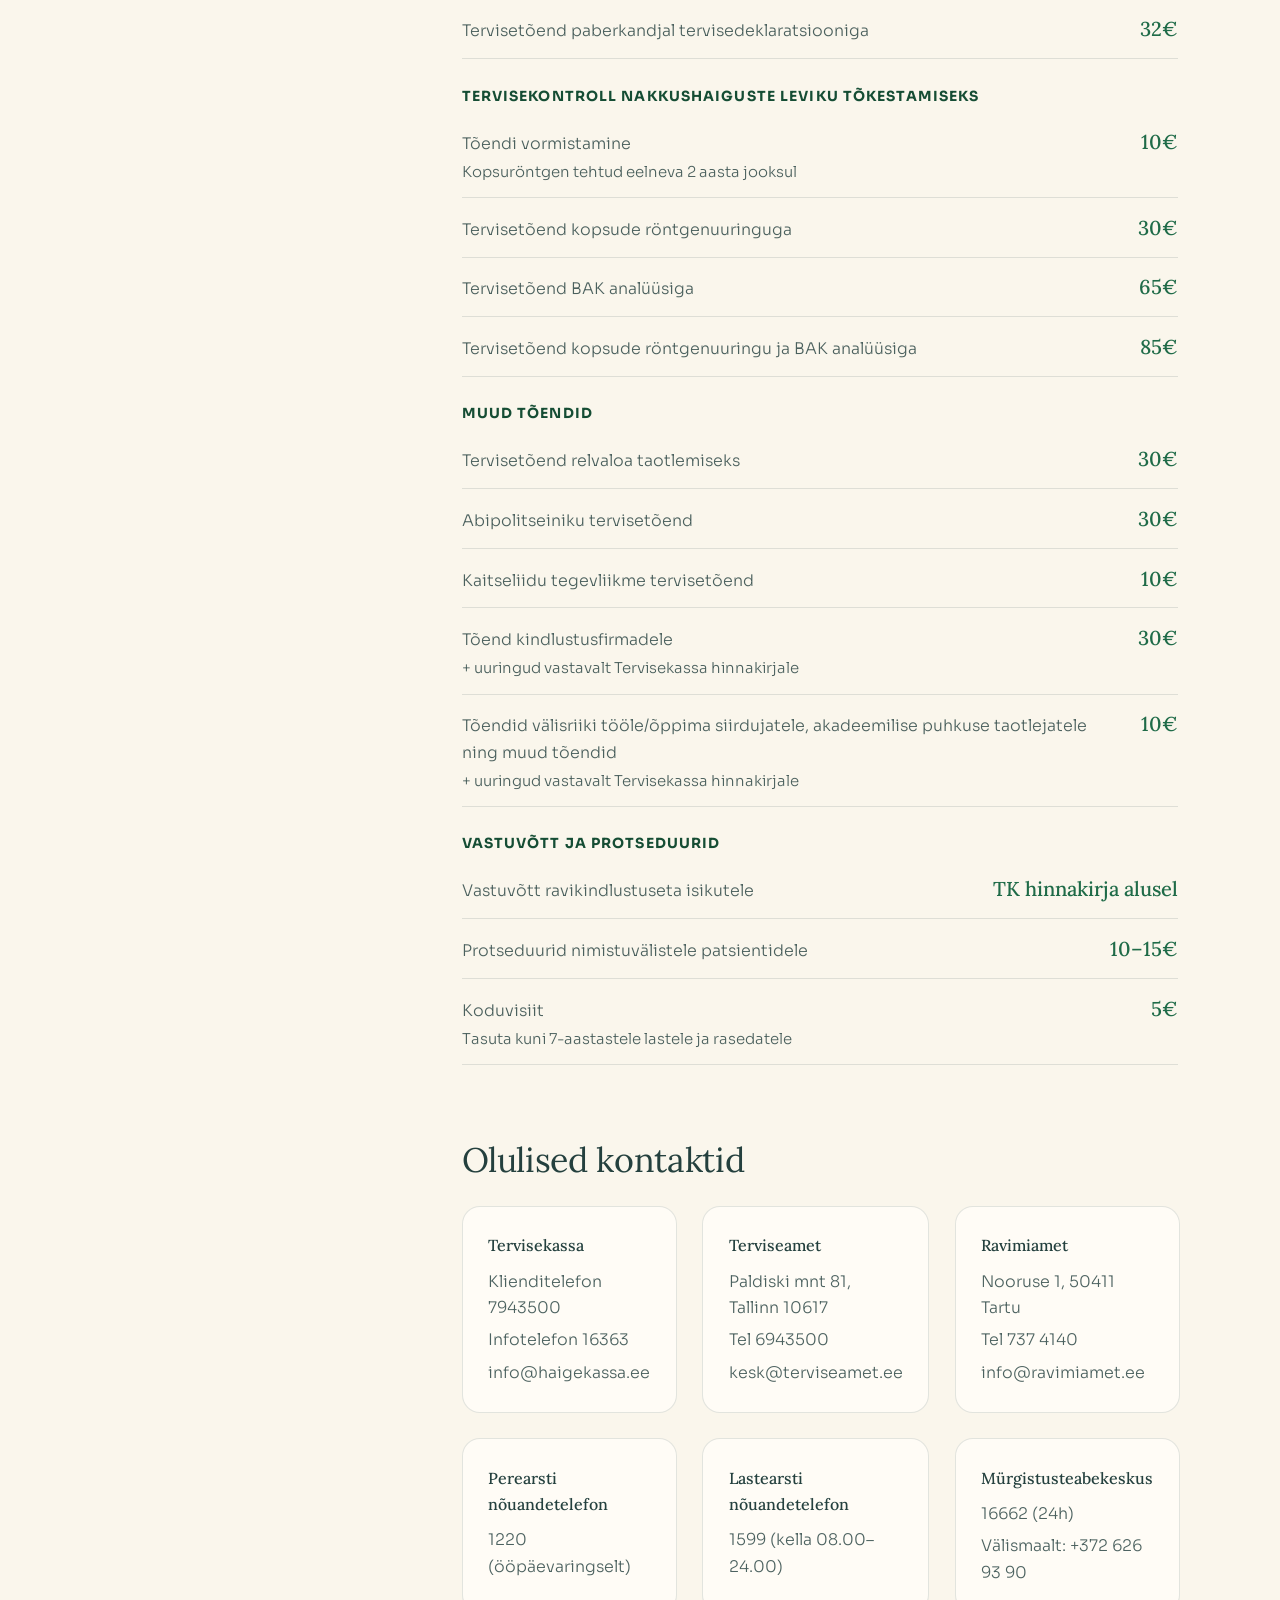
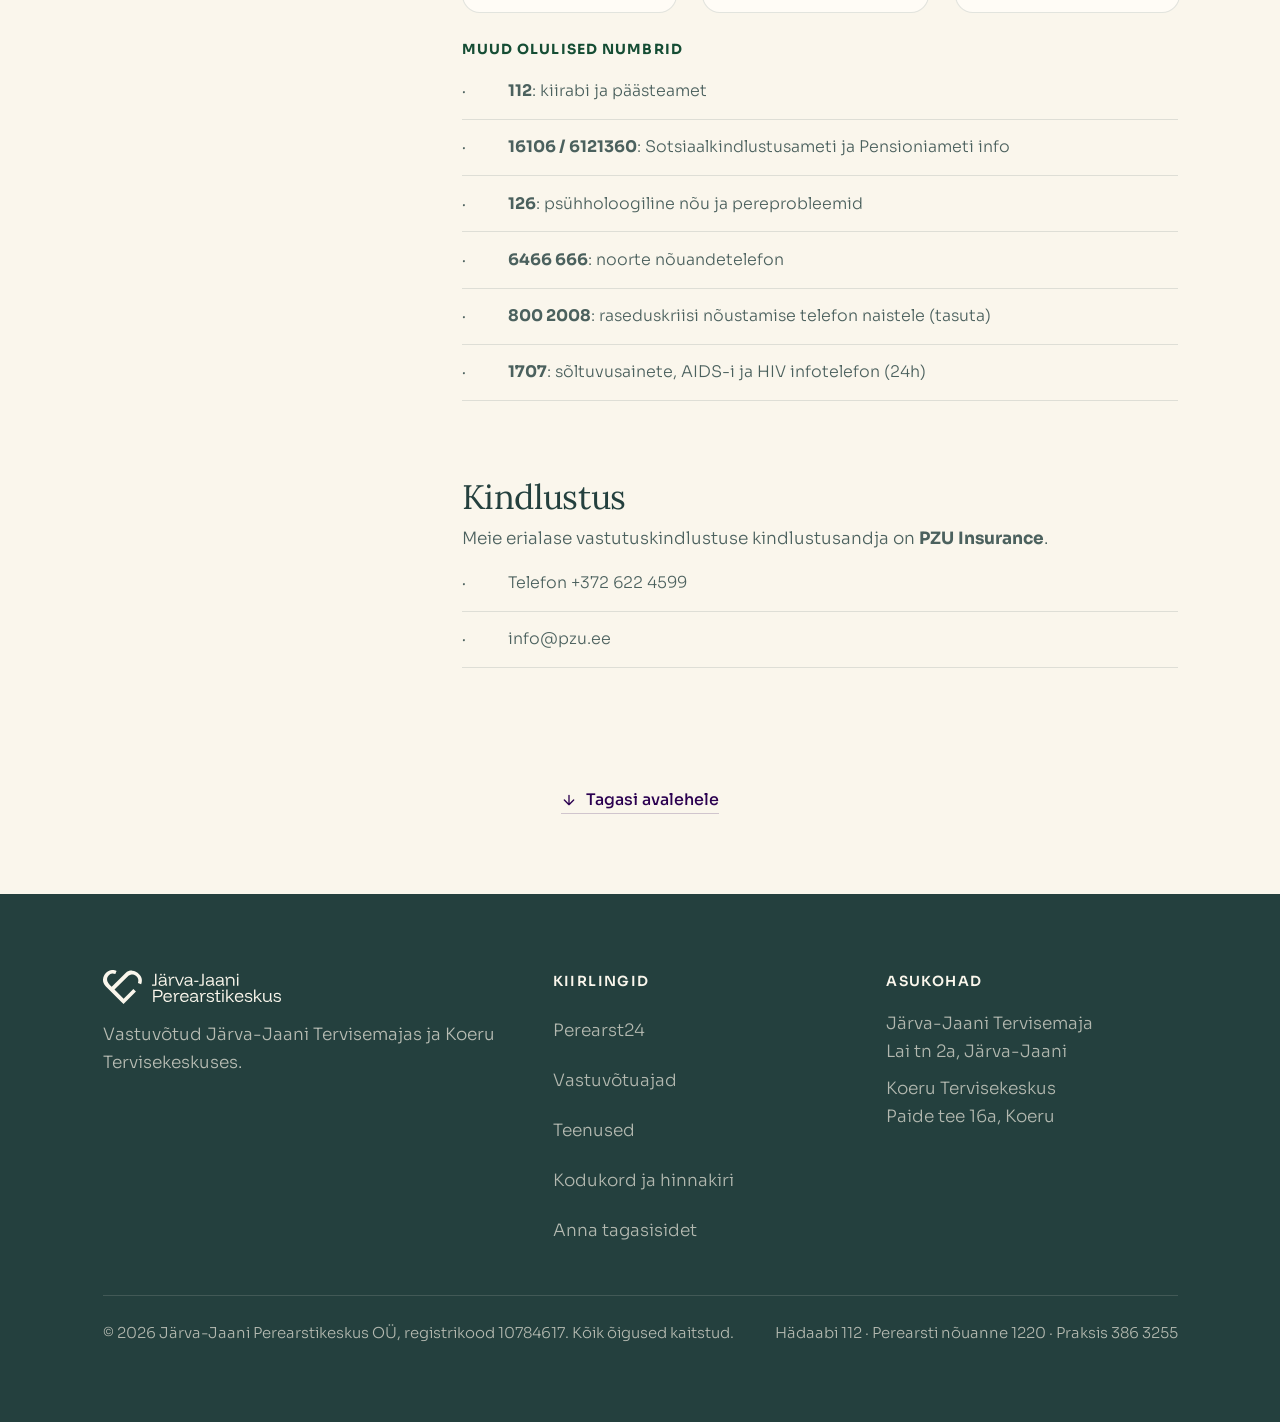
<file: kodukord.html>
<!DOCTYPE html>
<html lang="et">
<head>
<meta charset="UTF-8">
<meta name="viewport" content="width=device-width, initial-scale=1.0">
<title>Kodukord ja hinnakiri | Järva-Jaani Perearstikeskus</title>
<meta name="description" content="Järva-Jaani Perearstikeskuse kodukord, tervisetõendite taotlemine, tasuliste teenuste hinnakiri ning olulised kontaktid.">
<meta name="robots" content="noindex, follow">

<link rel="icon" type="image/svg+xml" href="assets/meta/favicon.svg">
<link rel="shortcut icon" href="assets/meta/favicon.ico">
<link rel="icon" type="image/png" sizes="32x32" href="assets/meta/favicon-32x32.png">
<link rel="icon" type="image/png" sizes="16x16" href="assets/meta/favicon-16x16.png">
<link rel="apple-touch-icon" sizes="180x180" href="assets/meta/apple-touch-icon.png">
<link rel="icon" type="image/png" sizes="192x192" href="assets/meta/android-chrome-192x192.png">
<link rel="icon" type="image/png" sizes="512x512" href="assets/meta/android-chrome-512x512.png">

<meta property="og:type" content="website">
<meta property="og:title" content="Kodukord ja hinnakiri | Järva-Jaani Perearstikeskus">
<meta property="og:description" content="Järva-Jaani Perearstikeskuse kodukord, tervisetõendite taotlemine, tasuliste teenuste hinnakiri ning olulised kontaktid.">
<meta property="og:image" content="https://jjperearst.ee/assets/meta/og-image.png">
<meta property="og:url" content="https://jjperearst.ee/kodukord.html">
<link rel="canonical" href="https://jjperearst.ee/kodukord.html">
<meta name="twitter:card" content="summary_large_image">

<link rel="preconnect" href="https://fonts.googleapis.com">
<link rel="preconnect" href="https://fonts.gstatic.com" crossorigin>
<link href="https://fonts.googleapis.com/css2?family=Lora:ital,wght@0,400;0,500;0,600;0,700;1,400;1,500&family=Sora:wght@300;400;500;600;700&display=swap" rel="stylesheet">
<link rel="stylesheet" href="css/style.css">
</head>
<body>
<a class="skip-link" href="#main">Liigu põhisisu juurde</a>

<header class="site-header" id="site-header">
  <div class="container nav">
    <a class="brand" href="index.html"><img src="assets/brand/fulllogo-ink.svg" alt="Järva-Jaani Perearstikeskus" class="brand-logo"></a>

    <nav class="nav-links" aria-label="Peamenüü">
      <a href="index.html#vastuvotuajad">Vastuvõtt</a>
      <a href="index.html#teenused">Teenused</a>
      <a href="index.html#meeskond">Meeskond</a>
      <a href="index.html#kontakt">Kontakt</a>
      <a href="kodukord.html" class="is-active">Kodukord ja hinnakiri</a>
    </nav>

    <div class="nav-cta">
      <a class="nav-phone" href="tel:+3723863255">
        <svg width="18" height="18" viewBox="0 0 24 24" fill="none" stroke="currentColor" stroke-width="2" stroke-linecap="round" stroke-linejoin="round"><path d="M22 16.92v3a2 2 0 0 1-2.18 2 19.79 19.79 0 0 1-8.63-3.07 19.5 19.5 0 0 1-6-6 19.79 19.79 0 0 1-3.07-8.67A2 2 0 0 1 4.11 2h3a2 2 0 0 1 2 1.72c.127.96.361 1.903.7 2.81a2 2 0 0 1-.45 2.11L8.09 9.91a16 16 0 0 0 6 6l1.27-1.27a2 2 0 0 1 2.11-.45c.907.339 1.85.573 2.81.7A2 2 0 0 1 22 16.92z"/></svg>
        386 3255
      </a>
    </div>

    <button class="nav-toggle" id="nav-toggle" aria-label="Ava menüü" aria-expanded="false" aria-controls="mobile-menu">
      <span></span><span></span><span></span>
    </button>
  </div>
</header>

<div class="mobile-menu" id="mobile-menu">
  <a href="index.html#vastuvotuajad">Vastuvõtt</a>
  <a href="index.html#teenused">Teenused</a>
  <a href="index.html#meeskond">Meeskond</a>
  <a href="index.html#kontakt">Kontakt</a>
  <a href="kodukord.html">Kodukord ja hinnakiri</a>
  <div class="btn-row">
    <a class="btn btn-primary" href="tel:+3723863255">Helista 386 3255</a>
    <a class="btn btn-outline" href="https://www.perearst24.ee/" target="_blank" rel="noopener"><svg width="18" height="18" viewBox="0 0 16 15.5243" fill="none" xmlns="http://www.w3.org/2000/svg"><path d="M15.8044 2.75863C15.734 2.15076 15.4268 1.54757 14.9399 1.06065C14.453 0.573728 13.8501 0.266823 13.2419 0.196191H13.2366C10.7898 -0.065397 5.21051 -0.065397 2.76371 0.196191H2.75808C2.15021 0.266823 1.54703 0.57404 1.0601 1.06065C0.57318 1.54726 0.266275 2.15076 0.195956 2.75863V2.76425C-0.0653187 5.21265 -0.0653187 7.68189 0.195956 10.1303V10.1356C0.266275 10.7438 0.573493 11.3467 1.0601 11.8336C1.54671 12.3205 2.15021 12.6274 2.75808 12.698H2.76371C3.47878 12.7746 4.48263 12.8315 5.67837 12.8643C5.80182 13.074 5.92683 13.2856 6.04903 13.4922C6.30999 13.9328 6.58033 14.3885 6.83879 14.8382C7.08632 15.2677 7.52042 15.5242 8.00016 15.5242C8.47989 15.5242 8.914 15.2677 9.16152 14.8382C9.42092 14.3885 9.69063 13.9319 9.9516 13.4916C10.0738 13.2853 10.1988 13.074 10.3219 12.8643C11.5186 12.833 12.5212 12.7746 13.2363 12.698H13.2416C13.8498 12.6274 14.453 12.3205 14.9399 11.8336C15.4268 11.3467 15.7337 10.7438 15.804 10.1356V10.1303C16.0653 7.68189 16.0653 5.21265 15.804 2.76425C15.8043 2.76239 15.8044 2.76051 15.8044 2.75863ZM14.6258 10.0012C14.542 10.7122 13.8201 11.4339 13.1091 11.5179C12.3612 11.5976 11.2742 11.6557 9.96504 11.6858C9.86349 11.6879 9.7642 11.7161 9.67665 11.7676C9.58911 11.8191 9.51623 11.8921 9.46499 11.9798C9.29028 12.2786 9.10745 12.588 8.93025 12.8862C8.66772 13.33 8.39613 13.7888 8.13361 14.2444C8.08985 14.3201 8.03735 14.3357 8.00109 14.3357C7.96484 14.3357 7.91202 14.3201 7.86858 14.2444C7.60574 13.7891 7.33447 13.3303 7.07194 12.8865C6.89474 12.5871 6.71159 12.2777 6.53689 11.9786C6.48565 11.8909 6.41277 11.8178 6.32522 11.7663C6.23767 11.7148 6.13838 11.6867 6.03684 11.6845C4.72734 11.6532 3.64036 11.5964 2.89216 11.5167C2.18146 11.4326 1.45952 10.7107 1.37576 9.99996C1.12386 7.63747 1.12386 5.25489 1.37576 2.89239C1.45952 2.18138 2.18115 1.45913 2.89247 1.37537C5.28083 1.12066 10.7185 1.12066 13.1072 1.37537C13.8182 1.45913 14.5399 2.18107 14.6239 2.89208C14.8765 5.25502 14.8772 7.63813 14.6258 10.0012Z" fill="currentColor"/><path d="M11.8759 4.28494H4.12517C3.96768 4.28494 3.81664 4.3475 3.70528 4.45886C3.59392 4.57022 3.53136 4.72126 3.53136 4.87875C3.53136 5.03623 3.59392 5.18727 3.70528 5.29863C3.81664 5.40999 3.96768 5.47255 4.12517 5.47255H11.8759C12.0334 5.47255 12.1845 5.40999 12.2958 5.29863C12.4072 5.18727 12.4697 5.03623 12.4697 4.87875C12.4697 4.72126 12.4072 4.57022 12.2958 4.45886C12.1845 4.3475 12.0334 4.28494 11.8759 4.28494Z" fill="currentColor"/><path d="M9.24192 7.6687H4.12517C3.96768 7.6687 3.81664 7.73126 3.70528 7.84262C3.59392 7.95398 3.53136 8.10502 3.53136 8.26251C3.53136 8.42 3.59392 8.57103 3.70528 8.68239C3.81664 8.79376 3.96768 8.85632 4.12517 8.85632H9.24192C9.39941 8.85632 9.55044 8.79376 9.66181 8.68239C9.77317 8.57103 9.83573 8.42 9.83573 8.26251C9.83573 8.10502 9.77317 7.95398 9.66181 7.84262C9.55044 7.73126 9.39941 7.6687 9.24192 7.6687Z" fill="currentColor"/></svg>Kirjuta meile Perearst24.ee</a>
  </div>
</div>

<main id="main">

  <section class="page-hero">
    <div class="container">
      <div class="breadcrumb"><a href="index.html">Avaleht</a><span>／</span><span>Kodukord</span></div>
      <h1>Kodukord ja hinnakiri</h1>
      <p class="lead" style="margin-top:.75rem; max-width:56ch;">Kõik, mida on hea teada enne perearstikeskusesse pöördumist: registreerimine, triaaž, tervisetõendid ja tasuliste teenuste hind.</p>
    </div>
  </section>

  <div class="toc-pills">
    <div class="container">
      <nav class="toc-pills-scroll" aria-label="Sisukord">
        <a href="#registreerimine">Registreerimine</a>
        <a href="#suhtluskanalid">Suhtlus</a>
        <a href="#triaaz">Triaaž</a>
        <a href="#koduvisiidid">Koduvisiidid</a>
        <a href="#erakorraline">Töövälisel ajal</a>
        <a href="#tervisetoendid">Tervisetõendid</a>
        <a href="#hinnakiri">Hinnakiri</a>
        <a href="#kontaktid">Kontaktid</a>
      </nav>
    </div>
  </div>

  <div class="container">
    <div class="kodukord-layout">

      <aside class="toc-sidebar">
        <h4>Sisukord</h4>
        <ul>
          <li><a href="#registreerimine">Registreerimine ja vastuvõtt</a></li>
          <li><a href="#suhtluskanalid">Suhtluskanalid</a></li>
          <li><a href="#triaaz">Pereõe triaaž</a></li>
          <li><a href="#koduvisiidid">Koduvisiidid</a></li>
          <li><a href="#erakorraline">Töövälisel ajal</a></li>
          <li><a href="#tervisetoendid">Tervisetõendid</a></li>
          <li><a href="#hinnakiri">Hinnakiri</a></li>
          <li><a href="#kontaktid">Olulised kontaktid</a></li>
        </ul>
      </aside>

      <div class="kodukord-content">

        <section class="kd-section" id="registreerimine">
          <h2>Registreerimine ja vastuvõtt</h2>
          <p class="lead">Perearsti ja pereõe vastuvõtule tuleb alati ette registreerida: telefoni teel või Perearst24.ee digiplatvormi kaudu.</p>

          <div class="rule-list">
            <div class="rule-item"><span class="rule-item__num">1</span><p>Registreerimisel küsitakse Teilt vastuvõtule tuleku põhjust. See aitab vastuvõttu paremini planeerida.</p></div>
            <div class="rule-item"><span class="rule-item__num">2</span><p>Kui vastuvõtule tuleb mitu isikut ühest perekonnast, palume broneerida vastuvõtuaeg igale pereliikmele eraldi.</p></div>
            <div class="rule-item"><span class="rule-item__num">3</span><p>Vastuvõtule mitteilmumisest palume esimesel võimalusel teada anda.</p></div>
            <div class="rule-item"><span class="rule-item__num">4</span><p>Kui hilinete vastuvõtule rohkem kui 5 minutit, on perearstil ja -õel õigus osutada teenust lühema aja jooksul või keelduda vastuvõtust.</p></div>
            <div class="rule-item"><span class="rule-item__num">5</span><p>Ühele patsiendile on planeeritud 20 minutit. Kui muresid on rohkem, andke sellest registreerimisel teada.</p></div>
            <div class="rule-item"><span class="rule-item__num">6</span><p>Uuringuid ja analüüse tehakse lähtuvalt Teie kaebustest ja arsti professionaalsest hinnangust. Kaebustega mitteseotud uuringud tasub patsient ise, vastavalt Tervisekassa hinnakirjale.</p></div>
            <div class="rule-item"><span class="rule-item__num">7</span><p>Saatekirja saamiseks eriarsti visiidile tuleb eelnevalt registreerida aeg perearsti vastuvõtule.</p></div>
          </div>
        </section>

        <section class="kd-section" id="suhtluskanalid">
          <h2>Suhtluskanalid</h2>
          <div class="rule-list">
            <div class="rule-item"><span class="rule-item__num">1</span><p>Kirjalik suhtlus perearsti ja pereõdedega toimub ainult Perearst24.ee rakenduse vahendusel. E-maili ega tekstisõnumite kaudu perearstikeskus patsientide andmeid ei kogu ega töötle.</p></div>
            <div class="rule-item"><span class="rule-item__num">2</span><p>Perearst24.ee kaudu saate avada/lõpetada haiguslehte, broneerida aegu, pikendada kordusretsepte ja küsida konsultatsioone. Pöördumisi saab esitada ööpäevaringselt, kuid vastame tööpäevadel E–R 8.00–16.00.</p></div>
            <div class="rule-item"><span class="rule-item__num">3</span><p>Telefoni ja Perearst24.ee rakenduse teel saab ainult kordusretsepte pikendada.</p></div>
            <div class="rule-item"><span class="rule-item__num">4</span><p>Retseptid väljastatakse kolme tööpäeva jooksul. Palume jälgida retseptide aegumist. Ägeda haigestumise korral väljastatakse retsept samal päeval.</p></div>
          </div>
          <div class="callout" style="margin-top: var(--space-3);">
            <p><strong>Vajate töövõimetuslehte?</strong> Helistage või tehke pöördumine Perearst24.ee rakenduses haigestumise esimesel päeval. Tagantjärele dokumenti ei vormistata, välja arvatud juhul, kui on olemas muu haigestumist tõendav dokument (kiirabikaart, haigla või EMO väljavõte).</p>
          </div>
        </section>

        <section class="kd-section" id="triaaz">
          <h2>Pereõe triaaž</h2>
          <p class="lead">Perearsti vastuvõtule pääsete pereõe koostatud triaaži kaudu. Triaaž tähendab patsientide järjestamist üldseisundi ja terviseprobleemi pakilisuse alusel.</p>
          <div class="rule-list">
            <div class="rule-item"><span class="rule-item__num">1</span><p>Pereõde on esmane nõustaja, kes kutsub Teid vajadusel oma vastuvõtule, et leida lahendus Teie tervisemurele, või suunab Teid edasi perearsti vastuvõtule.</p></div>
            <div class="rule-item"><span class="rule-item__num">2</span><p>Haigestumise päeval nõustab Teid pereõde, kes hindab tervislikku seisundit ja annab soovitused koduseks raviks. Vajadusel leiab pereõde sobiva aja perearsti või pereõe vastuvõtule.</p></div>
            <div class="rule-item"><span class="rule-item__num">3</span><p>Kiiret reageerimist vajavate probleemide korral palume helistada. Kui registraator või pereõde ei saa kohe vastata, helistatakse Teile tagasi.</p></div>
          </div>
          <div class="kd-subhead">Triaaži käigus otsustab pereõde</div>
          <div class="rule-list">
            <div class="rule-item"><span class="rule-item__num">a</span><p>Erakorraline sekkumine: suunamine EMO-sse.</p></div>
            <div class="rule-item"><span class="rule-item__num">b</span><p>Kiireloomuline arstiabi: perearsti vastuvõtule kutsumine tööpäeval hiljemalt kaheksa tunni jooksul.</p></div>
            <div class="rule-item"><span class="rule-item__num">c</span><p>Kohest sekkumist ei vajata: sobivaima perearsti või pereõe visiidiaja kokkuleppimine.</p></div>
            <div class="rule-item"><span class="rule-item__num">d</span><p>Vajalik on hoopis eriarsti vastuvõtule pöördumine, ilma perearsti või pereõe sekkumiseta.</p></div>
          </div>
          <p style="margin-top: var(--space-2); font-size: var(--text-sm); color: var(--ink-soft);">Triaaži koostamisel konsulteerib pereõde vajadusel perearstiga.</p>
        </section>

        <section class="kd-section" id="koduvisiidid">
          <h2>Koduvisiidid</h2>
          <p class="lead">Eakatele ja raskemini liikuvatele patsientidele pakume kokkuleppel perearsti või pereõe koduvisiite. Koduvisiidi vajaduse otsustab arst.</p>
          <div class="callout">
            <p>Kodus on võimalused haiguse diagnoosimiseks, kvaliteetse abi andmiseks ja ravi määramiseks väga piiratud. Seetõttu kutsume haige enamasti keskusesse.</p>
          </div>
        </section>

        <section class="kd-section" id="erakorraline">
          <h2>Töövälisel ajal ja erakorralised juhtumid</h2>
          <div class="rule-list">
            <div class="rule-item"><span class="rule-item__num">1</span><p>Töövälisel ajal, nädalavahetustel ja riigipühadel aitab konsultatsioonides ja korduretseptide pikendamisel perearsti nõuandeliin <strong>1220</strong> või veebinõustaja <a href="https://www.1220.ee" target="_blank" rel="noopener" style="text-decoration:underline;">www.1220.ee</a>.</p></div>
            <div class="rule-item"><span class="rule-item__num">2</span><p>Erakorralise terviseprobleemi korral pöörduge Erakorralise Meditsiini Osakonda (EMO) või kutsuge kiirabi telefonil <strong>112</strong>.</p></div>
            <div class="rule-item"><span class="rule-item__num">3</span><p>Ravikindlustuseta nimistu patsient võib samuti pöörduda oma perearstile, kuid peab osutatud üldarstiabi ja uuringute eest ise tasuma. Ravikindlustuse kehtivust saab kontrollida portaalis <a href="https://www.eesti.ee" target="_blank" rel="noopener" style="text-decoration:underline;">www.eesti.ee</a>.</p></div>
          </div>
        </section>

        <section class="kd-section" id="tervisetoendid">
          <h2>Tervisetõendid</h2>

          <div class="kd-subhead">Mootorsõidukijuhi tervisetõend</div>
          <p style="margin-bottom:.75rem; color: var(--ink-soft);">Palume enne vastuvõttu:</p>
          <div class="rule-list">
            <div class="rule-item"><span class="rule-item__num">·</span><p>Täita <a href="https://www.terviseportaal.ee/" target="_blank" rel="noopener">patsiendiportaalis</a> tervisedeklaratsioon.</p></div>
            <div class="rule-item"><span class="rule-item__num">·</span><p>Võtta kaasa isikut tõendav dokument (pass, juhiluba või ID-kaart).</p></div>
            <div class="rule-item"><span class="rule-item__num">·</span><p>Võtta kaasa juhtimise ajal kasutatavad abivahendid (prillid, kontaktläätsed, kuulmisaparaat, proteesid jms).</p></div>
            <div class="rule-item"><span class="rule-item__num">·</span><p>Olla söömata vähemalt 4 tundi enne vastuvõttu.</p></div>
          </div>
          <p style="margin-top:.75rem; font-size: var(--text-sm); color: var(--ink-soft);">Mootorsõidukijuhi tervisenõuded on sätestatud Vabariigi Valitsuse määrusega. E-tervisetõendi taotlejal tuleb eelnevalt täita tervisedeklaratsioon veebiaadressil www.terviseportaal.ee (ID-kaart, mobiil-ID või Smart-ID).</p>

          <div class="kd-subhead">Relvaloa tervisetõend</div>
          <p style="margin-bottom:.75rem; color: var(--ink-soft);">Palume kaasa võtta:</p>
          <div class="rule-list">
            <div class="rule-item"><span class="rule-item__num">·</span><p>Isikut tõendav dokument (pass, juhiluba või ID-kaart).</p></div>
            <div class="rule-item"><span class="rule-item__num">·</span><p>Kasutatavad abivahendid (prillid, kontaktläätsed).</p></div>
            <div class="rule-item"><span class="rule-item__num">·</span><p>Tõend psühhiaatrilt.</p></div>
          </div>

          <div class="callout" style="margin-top: var(--space-3);">
            <p>Kui vastuvõtu käigus selguvad tõendi kohest väljastamist segavad terviseprobleemid, suunatakse taotleja eriarsti vastuvõtule või täiendavatele uuringutele. Alles seejärel teeb perearst lõpliku otsuse.</p>
            <p>Tõend on tasuline (vt hinnakiri). Vastuvõtu eest tuleb tasuda ka juhul, kui tervisetõendit meditsiinilistel näidustustel ei väljastata.</p>
          </div>
        </section>

        <section class="kd-section" id="hinnakiri">
          <h2>Tasuliste teenuste hinnakiri</h2>
          <p class="lead">Kehtib alates 01.09.2026. Tasumine toimub perearstikeskuses kohapeal sularahas. Palume võtta kaasa võimalikult täpne summa.</p>

          <div class="kd-subhead">Mootorsõidukijuhi tervisetõend</div>
          <div class="price-list">
            <div class="price-row"><span class="price-row__label">Mootorsõidukijuhi tervisetõend</span><span class="price-row__value">30€</span></div>
            <div class="price-row"><span class="price-row__label">Tervisetõend paberkandjal tervisedeklaratsiooniga</span><span class="price-row__value">32€</span></div>
          </div>

          <div class="kd-subhead">Tervisekontroll nakkushaiguste leviku tõkestamiseks</div>
          <div class="price-list">
            <div class="price-row"><span class="price-row__label">Tõendi vormistamine <small>Kopsuröntgen tehtud eelneva 2 aasta jooksul</small></span><span class="price-row__value">10€</span></div>
            <div class="price-row"><span class="price-row__label">Tervisetõend kopsude röntgenuuringuga</span><span class="price-row__value">30€</span></div>
            <div class="price-row"><span class="price-row__label">Tervisetõend BAK analüüsiga</span><span class="price-row__value">65€</span></div>
            <div class="price-row"><span class="price-row__label">Tervisetõend kopsude röntgenuuringu ja BAK analüüsiga</span><span class="price-row__value">85€</span></div>
          </div>

          <div class="kd-subhead">Muud tõendid</div>
          <div class="price-list">
            <div class="price-row"><span class="price-row__label">Tervisetõend relvaloa taotlemiseks</span><span class="price-row__value">30€</span></div>
            <div class="price-row"><span class="price-row__label">Abipolitseiniku tervisetõend</span><span class="price-row__value">30€</span></div>
            <div class="price-row"><span class="price-row__label">Kaitseliidu tegevliikme tervisetõend</span><span class="price-row__value">10€</span></div>
            <div class="price-row"><span class="price-row__label">Tõend kindlustusfirmadele <small>+ uuringud vastavalt Tervisekassa hinnakirjale</small></span><span class="price-row__value">30€</span></div>
            <div class="price-row"><span class="price-row__label">Tõendid välisriiki tööle/õppima siirdujatele, akadeemilise puhkuse taotlejatele ning muud tõendid <small>+ uuringud vastavalt Tervisekassa hinnakirjale</small></span><span class="price-row__value">10€</span></div>
          </div>

          <div class="kd-subhead">Vastuvõtt ja protseduurid</div>
          <div class="price-list">
            <div class="price-row"><span class="price-row__label">Vastuvõtt ravikindlustuseta isikutele</span><span class="price-row__value">TK hinnakirja alusel</span></div>
            <div class="price-row"><span class="price-row__label">Protseduurid nimistuvälistele patsientidele</span><span class="price-row__value">10–15€</span></div>
            <div class="price-row"><span class="price-row__label">Koduvisiit <small>Tasuta kuni 7-aastastele lastele ja rasedatele</small></span><span class="price-row__value">5€</span></div>
          </div>
        </section>

        <section class="kd-section" id="kontaktid">
          <h2>Olulised kontaktid</h2>

          <div class="grid grid--3" style="margin-top: var(--space-3);">
            <div class="info-card">
              <h4>Tervisekassa</h4>
              <ul>
                <li>Klienditelefon 7943500</li>
                <li>Infotelefon 16363</li>
                <li>info@haigekassa.ee</li>
              </ul>
            </div>
            <div class="info-card">
              <h4>Terviseamet</h4>
              <ul>
                <li>Paldiski mnt 81, Tallinn 10617</li>
                <li>Tel 6943500</li>
                <li>kesk@terviseamet.ee</li>
              </ul>
            </div>
            <div class="info-card">
              <h4>Ravimiamet</h4>
              <ul>
                <li>Nooruse 1, 50411 Tartu</li>
                <li>Tel 737 4140</li>
                <li>info@ravimiamet.ee</li>
              </ul>
            </div>
            <div class="info-card">
              <h4>Perearsti nõuandetelefon</h4>
              <ul><li>1220 (ööpäevaringselt)</li></ul>
            </div>
            <div class="info-card">
              <h4>Lastearsti nõuandetelefon</h4>
              <ul><li>1599 (kella 08.00–24.00)</li></ul>
            </div>
            <div class="info-card">
              <h4>Mürgistusteabekeskus</h4>
              <ul>
                <li>16662 (24h)</li>
                <li>Välismaalt: +372 626 93 90</li>
              </ul>
            </div>
          </div>

          <div class="kd-subhead">Muud olulised numbrid</div>
          <div class="rule-list">
            <div class="rule-item"><span class="rule-item__num">·</span><p><strong>112</strong>: kiirabi ja päästeamet</p></div>
            <div class="rule-item"><span class="rule-item__num">·</span><p><strong>16106 / 6121360</strong>: Sotsiaalkindlustusameti ja Pensioniameti info</p></div>
            <div class="rule-item"><span class="rule-item__num">·</span><p><strong>126</strong>: psühholoogiline nõu ja pereprobleemid</p></div>
            <div class="rule-item"><span class="rule-item__num">·</span><p><strong>6466 666</strong>: noorte nõuandetelefon</p></div>
            <div class="rule-item"><span class="rule-item__num">·</span><p><strong>800 2008</strong>: raseduskriisi nõustamise telefon naistele (tasuta)</p></div>
            <div class="rule-item"><span class="rule-item__num">·</span><p><strong>1707</strong>: sõltuvusainete, AIDS-i ja HIV infotelefon (24h)</p></div>
          </div>
        </section>

        <section class="kd-section" id="kindlustus">
          <h2>Kindlustus</h2>
          <p style="color: var(--ink-soft);">Meie erialase vastutuskindlustuse kindlustusandja on <strong>PZU Insurance</strong>.</p>
          <div class="rule-list" style="margin-top: var(--space-2);">
            <div class="rule-item"><span class="rule-item__num">·</span><p>Telefon +372 622 4599</p></div>
            <div class="rule-item"><span class="rule-item__num">·</span><p>info@pzu.ee</p></div>
          </div>
        </section>

      </div>
    </div>
  </div>

  <div class="container" style="padding-block: var(--space-5);">
    <div style="border-top:1px solid var(--line-soft); padding-top: var(--space-4); text-align:center;">
      <a class="btn-ghost" href="index.html">
        <svg width="16" height="16" viewBox="0 0 24 24" fill="none" stroke="currentColor" stroke-width="2" stroke-linecap="round" stroke-linejoin="round" style="transform:rotate(90deg);"><path d="M5 12h14M12 5l7 7-7 7"/></svg>
        Tagasi avalehele
      </a>
    </div>
  </div>

</main>

<footer class="site-footer">
  <div class="container">
    <div class="footer-grid">
      <div>
        <img src="assets/brand/fulllogo-paper.svg" alt="Järva-Jaani Perearstikeskus" class="footer-brand-logo">
        <p style="max-width:32ch; color: rgba(247,241,230,.7);">Vastuvõtud Järva-Jaani Tervisemajas ja Koeru Tervisekeskuses.</p>
      </div>
      <div class="footer-col">
        <h4>Kiirlingid</h4>
        <ul>
          <li><a href="https://www.perearst24.ee/" target="_blank" rel="noopener">Perearst24</a></li>
          <li><a href="index.html#vastuvotuajad">Vastuvõtuajad</a></li>
          <li><a href="index.html#teenused">Teenused</a></li>
          <li><a href="kodukord.html">Kodukord ja hinnakiri</a></li>
          <li><a href="mailto:info@jjperearst.ee?subject=Tagasiside">Anna tagasisidet</a></li>
        </ul>
      </div>
      <div class="footer-col">
        <h4>Asukohad</h4>
        <ul>
          <li>Järva-Jaani Tervisemaja<br>Lai tn 2a, Järva-Jaani</li>
          <li>Koeru Tervisekeskus<br>Paide tee 16a, Koeru</li>
        </ul>
      </div>
    </div>
    <div class="footer-bottom">
      <span>© 2026 Järva-Jaani Perearstikeskus OÜ, registrikood 10784617. Kõik õigused kaitstud.</span>
      <span>Hädaabi 112 · Perearsti nõuanne 1220 · Praksis 386 3255</span>
    </div>
  </div>
</footer>

<script src="js/main.js"></script>
</body>
</html>
</file>
<file: css/style.css>
/* ==========================================================================
   CONCEPT C — editorial warm-neutral direction (v2)
   Inspired by Maven Clinic, Robinson MD, Parsley Health (fonts/colors/layout
   only). Revised after feedback: dropped the terracotta accent (read as
   generic "AI site" color), reduced to a single accent — your green, which
   already sits naturally next to the deep teal ink since they're the same
   family. Fewer background transitions than v1 (more whitespace, calmer).
   Icon treatment borrowed from Concept B: organic gradient blobs with a
   grain overlay, here in one hue only instead of three.

   Lora (headline serif, italic logo) stands in for Teodor/Libre Caslon
   Text. Sora (body sans) stands in for Euclid Circular B/Helvetica Now.
   ========================================================================== */

:root {
  --paper: #faf6ec;
  --card: #fffcf6;
  --ink: #24403e;
  --ink-soft: rgba(36, 64, 62, 0.82);
  --green: #1f6b48;
  --green-deep: #154d34;
  --green-tint: #eaf1ec;
  --violet: #9d8dea;
  --violet-deep: #2b0050;
  --violet-tint: #f1eefb;
  --line: rgba(36, 64, 62, 0.13);

  --font-display: "Lora", Georgia, "Times New Roman", serif;
  --font-body: "Sora", -apple-system, BlinkMacSystemFont, "Segoe UI", sans-serif;

  /* type scale — 17px root */
  --text-xs:   0.82rem;   /* 14px · uppercase letterspaced labels ONLY */
  --text-sm:   0.88rem;   /* 15px · meta, captions, fine print */
  --text-base: 0.94rem;   /* 16px · body copy default */
  --text-lg:   1.18rem;   /* 20px · lead paragraphs, schedule times */
  --text-xl:   1.35rem;   /* 23px · card titles, h3 */
  --text-2xl:  clamp(1.6rem, 2vw + 1rem, 2rem);
  --text-3xl:  clamp(1.9rem, 3vw + 0.6rem, 2.6rem);      /* h2 */
  --text-4xl:  clamp(2.3rem, 4vw + 0.5rem, 3.4rem);      /* h1 */

  --container: 1160px;
  --gutter: 1.25rem;
  --radius: 18px;
  --space-2: 1rem;
  --space-3: 1.5rem;
  --space-4: 2.5rem;
  --space-5: 4.5rem;
  --space-6: 7rem;
  --ease: cubic-bezier(0.4, 0, 0.2, 1);
}
@media (min-width: 640px) { :root { --gutter: 2rem; } }
@media (min-width: 1024px) { :root { --gutter: 2.5rem; } }

*, *::before, *::after { box-sizing: border-box; }
* { margin: 0; }
html { scroll-behavior: smooth; font-size: 106.25%; }
a, button { -webkit-tap-highlight-color: transparent; }
body {
  font-family: var(--font-body);
  font-weight: 300;
  color: var(--ink);
  background: var(--paper);
  line-height: 1.65;
  overflow-x: clip;
}
img, svg { display: block; max-width: 100%; }
a { color: inherit; text-decoration: none; }
button { font: inherit; color: inherit; background: none; border: none; cursor: pointer; }
ul { list-style: none; padding: 0; }

.container { width: 100%; max-width: var(--container); margin-inline: auto; padding-inline: var(--gutter); }

h1, h2, h3 {
  font-family: var(--font-display);
  font-weight: 400;
  line-height: 1.1;
  letter-spacing: -0.01em;
  color: var(--ink);
}
h1 { font-size: var(--text-4xl); }
h2 { font-size: var(--text-3xl); line-height: 1.14; }
h3 { font-size: var(--text-xl); line-height: 1.28; }
em { font-style: italic; color: var(--green); }

.eyebrow {
  display: inline-flex; align-items: center; gap: 0.6rem;
  font-size: var(--text-xs); font-weight: 600; letter-spacing: 0.2em; text-transform: uppercase;
  color: var(--green-deep);
}
.eyebrow::before { content: ""; width: 1.4rem; height: 1px; background: currentColor; }

.lead { font-size: var(--text-lg); line-height: 1.55; color: var(--ink-soft); }
.text-link { color: var(--violet-deep); font-weight: 400; text-decoration: underline; text-decoration-thickness: 1px; text-underline-offset: 0.18em; }
.text-link:hover { color: #1c0034; }
p { max-width: 62ch; }
.section-head p.lead { max-width: 52ch; }

/* ---------- Header ---------- */
.skip-link {
  position: absolute; left: 1rem; top: -100px;
  background: var(--ink); color: var(--paper);
  padding: 0.75rem 1.25rem; border-radius: 999px; z-index: 200;
  transition: top 0.2s var(--ease);
}
.skip-link:focus { top: 1rem; }

.site-header {
  position: sticky; top: 0; z-index: 100;
  padding-block: 1.2rem;
  background: transparent;
  border-bottom: 1px solid transparent;
  transition: background-color 0.25s var(--ease), border-color 0.25s var(--ease), box-shadow 0.25s var(--ease);
}
.site-header.is-scrolled {
  background: rgba(247, 241, 230, 0.9);
  backdrop-filter: saturate(160%) blur(10px);
  -webkit-backdrop-filter: saturate(160%) blur(10px);
  border-bottom-color: var(--line);
  box-shadow: 0 8px 24px -20px rgba(36, 64, 62, 0.3);
}
.nav { display: flex; align-items: center; justify-content: space-between; gap: var(--space-3); }
.brand { display: inline-flex; align-items: center; flex-shrink: 0; }
.brand-logo { height: 34px; width: auto; display: block; flex-shrink: 0; }

.nav-links { display: none; align-items: center; gap: 1.5rem; }
@media (min-width: 1080px) { .nav-links { display: flex; } }
.nav-links a { font-size: var(--text-sm); font-weight: 500; color: var(--ink-soft); position: relative; padding-block: 0.55rem; white-space: nowrap; transition: color 0.2s var(--ease); }
.nav-links a::after {
  content: ""; position: absolute; left: 0; right: 0; bottom: 0; height: 2px;
  background: var(--violet-deep); transform: scaleX(0); transform-origin: right; transition: transform 0.25s var(--ease);
}
.nav-links a:hover { color: var(--ink); }
.nav-links a:hover::after, .nav-links a.is-active::after { transform: scaleX(1); transform-origin: left; }
.nav-cta { display: none; align-items: center; flex-shrink: 0; }
@media (min-width: 1080px) { .nav-cta { display: flex; } }

.nav-toggle {
  display: flex; flex-direction: column; justify-content: center; align-items: center; gap: 5px;
  width: 44px; height: 44px; margin-inline: -0.5rem;
}
@media (min-width: 1080px) { .nav-toggle { display: none; } }
.nav-toggle span { width: 22px; height: 2px; background: var(--ink); transition: transform 0.25s var(--ease), opacity 0.25s var(--ease); }
.nav-toggle[aria-expanded="true"] span:nth-child(1) { transform: translateY(7px) rotate(45deg); }
.nav-toggle[aria-expanded="true"] span:nth-child(2) { opacity: 0; }
.nav-toggle[aria-expanded="true"] span:nth-child(3) { transform: translateY(-7px) rotate(-45deg); }

.mobile-menu {
  position: fixed; inset: 0; z-index: 99;
  background: var(--paper);
  display: flex; flex-direction: column;
  padding: 6rem var(--gutter) var(--space-4);
  transform: translateX(100%);
  transition: transform 0.35s var(--ease);
}
@media (min-width: 1080px) { .mobile-menu { display: none; } }
.mobile-menu.is-open { transform: translateX(0); }
.mobile-menu > a { font-family: var(--font-display); font-weight: 400; font-size: var(--text-2xl); padding-block: 0.6rem; border-bottom: 1px solid var(--line); }
.mobile-menu .btn-row { margin-top: var(--space-4); flex-direction: column; align-items: stretch; }
.mobile-menu .btn { width: 100%; }

/* ---------- Buttons ---------- */
.btn {
  display: inline-flex; align-items: center; justify-content: center; gap: 0.55rem;
  padding: 0.9rem 1.7rem; border-radius: 20px;
  font-family: var(--font-body); font-weight: 500; font-size: var(--text-base); white-space: nowrap;
  transition: background-color 0.2s var(--ease), color 0.2s var(--ease), border-color 0.2s var(--ease), transform 0.15s var(--ease);
}
.btn:active { transform: translateY(1px); }
.btn-primary { background: var(--violet-deep); color: var(--paper); border: 1.5px solid var(--violet-deep); box-shadow: 0 1px 2px rgba(43, 0, 80, 0.15); }
.btn-primary:hover { background: #3a1268; border-color: #3a1268; }
.btn-primary:active { background: #1c0034; border-color: #1c0034; box-shadow: none; }
.btn-outline { background: transparent; color: var(--violet-deep); border: 1.5px solid var(--violet-deep); }
.btn-outline:hover { background: rgba(43, 0, 80, 0.08); }
.btn-outline:active { background: rgba(43, 0, 80, 0.14); }
.btn-ghost {
  padding: 0; border-radius: 0;
  font-family: var(--font-body); font-weight: 500; font-size: var(--text-base); color: var(--violet-deep);
  border-bottom: 1.5px solid rgba(43, 0, 80, 0.2);
  display: inline-flex; align-items: center; gap: 0.5rem;
  transition: border-color 0.2s var(--ease);
}
.btn-ghost:hover { border-color: var(--violet-deep); }
.btn-ghost svg { transition: transform 0.2s var(--ease); }
.btn-ghost:hover svg { transform: translateY(3px); }
.btn-row { display: flex; flex-wrap: wrap; gap: var(--space-3); align-items: center; }
.hero-links { display: flex; flex-wrap: wrap; gap: 0.75rem; align-items: center; margin-top: var(--space-3); }

.nav-phone {
  display: inline-flex; align-items: center; gap: 0.55rem;
  padding: 0.7rem 1.3rem; border-radius: 20px;
  border: 1.5px solid var(--violet-deep);
  font-weight: 600; font-size: var(--text-base); color: var(--violet-deep);
  white-space: nowrap; flex-shrink: 0;
  transition: border-color 0.2s var(--ease), background-color 0.2s var(--ease);
}
.nav-phone svg { color: var(--violet-deep); flex-shrink: 0; }
.nav-phone:hover { background: rgba(43, 0, 80, 0.08); }
.nav-phone:active { background: rgba(43, 0, 80, 0.14); }

/* ---------- Hero ---------- */
.hero {
  position: relative;
  overflow: hidden;
  padding-block: 2.5rem var(--space-5);
  background: var(--paper);
}
@media (min-width: 900px) {
  .hero { padding-block: var(--space-5) var(--space-6); }
}
.hero::after {
  content: "";
  position: absolute; inset: 0;
  mix-blend-mode: overlay;
  opacity: 0.3;
  background-image: url("data:image/svg+xml,%3Csvg xmlns='http://www.w3.org/2000/svg' width='180' height='180'%3E%3Cfilter id='n'%3E%3CfeTurbulence type='fractalNoise' baseFrequency='0.85' numOctaves='2' stitchTiles='stitch'/%3E%3CfeColorMatrix type='matrix' values='0 0 0 0 0 0 0 0 0 0 0 0 0 0 0 0 0 0 0.75 0'/%3E%3C/filter%3E%3Crect width='100%25' height='100%25' filter='url(%23n)'/%3E%3C/svg%3E");
  background-size: 180px 180px;
  pointer-events: none;
}
.hero-flex { display: flex; flex-direction: column; align-items: center; gap: 1.5rem; }
.hero-inner { position: relative; z-index: 1; }
.hero-photo { display: block; order: -1; width: 100%; height: auto; border-radius: var(--radius); }
@media (min-width: 640px) and (max-width: 899px) {
  .hero-flex { align-items: flex-start; }
  .hero-photo { width: 460px; max-width: 100%; }
}
@media (min-width: 900px) {
  .hero-flex { flex-direction: row; align-items: center; justify-content: space-between; gap: var(--space-5); }
  .hero-inner { flex: 1 1 auto; min-width: 0; }
  .hero-photo { order: 0; width: clamp(360px, 38vw, 520px); height: auto; flex-shrink: 0; }
}
.hero .eyebrow { margin-bottom: var(--space-3); }
.hero h1 { margin-bottom: var(--space-3); }
.hero .lead { margin-bottom: var(--space-4); max-width: 42ch; }

/* ---------- Section ---------- */
.section { padding-block: var(--space-6); }
.section--tint { background: transparent; }

#meeskond {
  background-color: var(--paper);
}

main > section {
  border-top: 1px solid var(--line);
}
main > section:first-child { border-top: none; }
main > section:last-child { border-bottom: 1px solid var(--line); }
.section-head { max-width: 42rem; margin-bottom: var(--space-5); }
.section-head h2 { margin-top: 0.75rem; }
.section-head .lead { margin-top: 0.9rem; }

/* ---------- Grids ---------- */
.grid { display: grid; gap: var(--space-3); }
.grid--2 { grid-template-columns: 1fr; }
.grid--3 { grid-template-columns: 1fr; }
.grid--4 { grid-template-columns: 1fr; gap: 0; }
@media (min-width: 700px) {
  .grid--2 { grid-template-columns: 1fr 1fr; }
  .grid--3 { grid-template-columns: repeat(3, 1fr); }
}
@media (min-width: 1024px) {
  .grid--4 { grid-template-columns: repeat(4, minmax(0, 1fr)); gap: 1rem; }
}

/* ---------- Generic + team cards ---------- */
.card { background: var(--card); border: 1px solid var(--line); border-radius: var(--radius); padding: var(--space-3); }
.card h3 { margin-bottom: 0.4rem; }
.card p { color: var(--ink-soft); font-size: var(--text-base); }
#meeskond .grid--4 { background: var(--card); border: 1px solid var(--line); border-radius: var(--radius); overflow: hidden; }
.team-card {
  display: grid; grid-template-columns: 96px 1fr; align-items: center; column-gap: 1rem;
  padding: var(--space-3); border-bottom: 1px solid var(--line);
  background: transparent; border-left: none; border-right: none; border-top: none; border-radius: 0;
}
.team-card:last-child { border-bottom: none; }
.team-card__photo {
  display: block; width: 100%; aspect-ratio: 3 / 4; object-fit: cover;
  border-radius: calc(var(--radius) - 8px); background: var(--line);
}
.team-card__info { display: flex; flex-direction: column; }
.team-card h3 { padding: 0; margin-bottom: 0; font-weight: 400; font-size: var(--text-lg); }
.team-card__role { display: block; margin-top: 0.15rem; font-size: var(--text-xs); font-weight: 500; letter-spacing: 0.12em; color: var(--green-deep); }
@media (min-width: 1024px) {
  #meeskond .grid--4 { background: transparent; border: none; border-radius: 0; overflow: visible; }
  .team-card {
    display: block; padding: 0; border-bottom: none;
    background: var(--card); border: 1px solid var(--line); border-radius: var(--radius); overflow: hidden;
  }
  .team-card__photo { aspect-ratio: 3 / 4; border-radius: 0; }
  .team-card__info { display: block; }
  .team-card h3 { padding: 0.85rem 1rem 0; font-size: var(--text-xl); }
  .team-card__role { margin-top: 0.15rem; padding: 0 1rem 1rem; }
}

/* ---------- Service cards — Concept B's organic blob icon, single hue ---------- */
.service-card {
  padding: var(--space-3); border-radius: var(--radius); background: var(--card);
  border: 1px solid var(--line);
}
.service-card h3 { margin-bottom: 0.4rem; font-weight: 400; font-size: var(--text-xl); }
.service-card p { color: var(--ink-soft); font-size: var(--text-base); }
.service-card .icon {
  width: 3.4rem; height: 3.1rem;
  display: flex; align-items: center; justify-content: center;
  margin-bottom: var(--space-3); position: relative;
  color: #fff;
  background: linear-gradient(145deg, #3f8562, #16412b);
  border-radius: 42% 58% 63% 37% / 41% 44% 56% 59%;
  box-shadow: 0 10px 18px -10px rgba(21, 77, 52, 0.4);
}
.service-card .icon::after {
  content: ""; position: absolute; inset: 0; border-radius: inherit;
  mix-blend-mode: overlay; opacity: 0.5;
  background-image: url("data:image/svg+xml,%3Csvg xmlns='http://www.w3.org/2000/svg' width='120' height='120'%3E%3Cfilter id='n'%3E%3CfeTurbulence type='fractalNoise' baseFrequency='0.85' numOctaves='2' stitchTiles='stitch'/%3E%3CfeColorMatrix type='matrix' values='0 0 0 0 0 0 0 0 0 0 0 0 0 0 0 0 0 0 0.9 0'/%3E%3C/filter%3E%3Crect width='100%25' height='100%25' filter='url(%23n)'/%3E%3C/svg%3E");
  background-size: 90px 90px; pointer-events: none;
}
.service-card .icon svg { position: relative; z-index: 1; }

/* ---------- Schedule (structure carried over from the original site) ---------- */
.schedule-card { background: var(--card); border: 1px solid var(--line); border-radius: var(--radius); overflow: hidden; }
.schedule-card__head { padding: var(--space-3); border-bottom: 1px solid var(--line); }
.schedule-card__head h3 { font-size: var(--text-xl); }
.schedule-card__head address { font-style: normal; color: var(--ink-soft); font-size: var(--text-base); margin-top: 0.35rem; }
.schedule-card__body { padding: var(--space-3); display: flex; flex-direction: column; gap: var(--space-3); }
.schedule-row { display: flex; flex-direction: column; gap: 0.6rem; padding-bottom: var(--space-2); border-bottom: 1px solid var(--line); }
.schedule-row:last-child { border-bottom: none; padding-bottom: 0; }
.schedule-row__top { display: flex; flex-wrap: wrap; align-items: baseline; gap: 0.5rem; }
.schedule-row__label { font-weight: 600; color: var(--ink); font-size: var(--text-base); }
.schedule-row__who { font-weight: 400; color: var(--ink-soft); font-size: var(--text-sm); }
.schedule-row__slot { display: flex; align-items: flex-start; justify-content: space-between; gap: 0.5rem; }
.day-pills { display: flex; flex-wrap: nowrap; flex-shrink: 0; gap: 0.3rem; }
.day-pills span {
  display: inline-flex; align-items: center; justify-content: center;
  min-width: 1.7rem; padding: 0.3rem 0.35rem;
  background: rgba(36, 64, 62, 0.08); border-radius: 8px;
  font-size: var(--text-xs); font-weight: 600; color: var(--ink);
}
.schedule-row__time { font-family: var(--font-display); font-weight: 400; font-size: var(--text-lg); color: var(--ink); white-space: nowrap; font-variant-numeric: tabular-nums; }
.schedule-row__note { font-family: var(--font-body); font-size: var(--text-sm); color: var(--ink-soft); text-align: right; }

/* ---------- Contact ---------- */
.contact-grid { display: grid; gap: var(--space-4); grid-template-columns: 1fr; align-items: start; }
@media (min-width: 900px) { .contact-grid { grid-template-columns: 1.1fr 0.9fr; gap: var(--space-5); } }
.contact-list { display: flex; flex-direction: column; gap: var(--space-3); margin-top: var(--space-4); }
.contact-item { display: block; }
.contact-item__label { display: block; font-size: var(--text-xs); font-weight: 600; letter-spacing: 0.08em; color: var(--ink-soft); margin-bottom: 0.3rem; }
.contact-item__value { display: block; font-family: var(--font-display); font-weight: 400; font-size: var(--text-base); color: var(--ink); }

.last-resort { margin-top: var(--space-3); padding-top: var(--space-3); border-top: 1px solid var(--line); }
.last-resort p { color: var(--ink-soft); font-size: var(--text-base); }

.emergency-card { background: var(--ink); border: 1px solid var(--ink); border-radius: var(--radius); padding: 1.75rem; display: flex; flex-direction: column; gap: var(--space-3); }
.emergency-card .btn-outline { background: transparent; color: var(--paper); border-color: var(--paper); }
.emergency-card .btn-outline:hover { background: rgba(247, 241, 230, 0.1); }
.emergency-card .btn-outline:active { background: rgba(247, 241, 230, 0.18); }
.emergency-card__footer { padding-top: var(--space-3); border-top: 1px solid rgba(247, 241, 230, 0.16); display: flex; justify-content: center; }
.emergency-card__logo { height: 34px; width: auto; opacity: 1; }
.emergency-card strong { color: var(--paper); font-family: var(--font-display); font-size: var(--text-xl); font-weight: 400; }
.emergency-card p { color: rgba(247, 241, 230, 0.72); font-size: var(--text-base); }

/* ---------- Footer ---------- */
.site-footer { padding-block: var(--space-5); background: var(--ink); color: rgba(247, 241, 230, 0.68); }
.footer-grid { display: grid; gap: var(--space-4); grid-template-columns: 1fr; padding-bottom: var(--space-4); border-bottom: 1px solid rgba(247, 241, 230, 0.14); }
@media (min-width: 700px) { .footer-grid { grid-template-columns: 1.4fr 1fr 1fr; } }
.footer-brand-logo { height: 34px; width: auto; display: block; margin-bottom: var(--space-2); }
.footer-col h4 { font-size: var(--text-xs); font-weight: 600; letter-spacing: 0.1em; text-transform: uppercase; color: var(--paper); margin-bottom: var(--space-2); }
.footer-col ul { display: flex; flex-direction: column; gap: 0.5rem; }
.footer-col a { display: inline-block; padding-block: 0.4rem; }
.footer-col a:hover { color: var(--paper); }
.footer-bottom { padding-top: var(--space-3); display: flex; flex-direction: column; gap: var(--space-2); font-size: var(--text-sm); }
@media (min-width: 700px) { .footer-bottom { flex-direction: row; justify-content: space-between; align-items: center; } }

/* ---------- Interior page hero (kodukord) ---------- */
.page-hero { padding-block: var(--space-4); border-bottom: 1px solid var(--line); }
@media (min-width: 1024px) { .page-hero { padding-block: var(--space-5); } }
.page-hero h1 { font-size: var(--text-3xl); margin-bottom: var(--space-2); }
.breadcrumb { display: flex; align-items: center; gap: 0.5rem; font-size: var(--text-sm); font-weight: 500; color: var(--ink-soft); margin-bottom: var(--space-3); }
.breadcrumb a:hover { color: var(--violet-deep); }

/* ---------- Kodukord layout ---------- */
.kodukord-layout { display: grid; grid-template-columns: 1fr; gap: var(--space-5); align-items: start; }
@media (min-width: 960px) { .kodukord-layout { grid-template-columns: 240px 1fr; gap: var(--space-6); padding-top: var(--space-5); } }

.toc-pills {
  position: sticky; top: 84px; z-index: 40;
  background: rgba(247, 241, 230, 0.95); backdrop-filter: blur(8px);
  border-bottom: 1px solid var(--line); margin-bottom: var(--space-4);
}
.toc-pills-scroll { display: flex; gap: 0.5rem; overflow-x: auto; padding: 0.85rem var(--gutter); margin-inline: calc(var(--gutter) * -1); scrollbar-width: none; }
.toc-pills-scroll::-webkit-scrollbar { display: none; }
.toc-pills a {
  flex-shrink: 0; font-size: var(--text-sm); font-weight: 500; padding: 0.55rem 0.9rem;
  border-radius: 999px; border: 1px solid var(--line); color: var(--ink-soft);
  white-space: nowrap; transition: background-color 0.2s var(--ease), color 0.2s var(--ease), border-color 0.2s var(--ease);
}
.toc-pills a:hover { background: rgba(43, 0, 80, 0.07); border-color: var(--violet-deep); color: var(--violet-deep); }
.toc-pills a.is-active { background: var(--violet-deep); border-color: var(--violet-deep); color: var(--paper); }

.toc-sidebar { display: none; }
@media (min-width: 960px) { .toc-sidebar { display: block; position: sticky; top: 105px; } .toc-pills { display: none; } }
.toc-sidebar h4 { font-size: var(--text-xs); font-weight: 600; letter-spacing: 0.1em; text-transform: uppercase; color: var(--ink-soft); margin-bottom: var(--space-2); }
.toc-sidebar ul { display: flex; flex-direction: column; gap: 0.15rem; border-left: 1px solid var(--line); }
.toc-sidebar a {
  display: block; padding: 0.5rem 0 0.5rem 1rem; margin-left: -1px; border-left: 2px solid transparent;
  font-size: var(--text-base); font-weight: 500; color: var(--ink-soft); transition: color 0.2s var(--ease), border-color 0.2s var(--ease);
}
.toc-sidebar a:hover { color: var(--violet-deep); border-left-color: rgba(43, 0, 80, 0.3); }
.toc-sidebar a.is-active { color: var(--violet-deep); border-left-color: var(--violet-deep); }

.kodukord-content { display: flex; flex-direction: column; gap: var(--space-5); min-width: 0; }
.kd-section { scroll-margin-top: 175px; }
@media (min-width: 960px) { .kd-section { scroll-margin-top: 115px; } }
.kd-section h2 { font-size: var(--text-2xl); margin-bottom: 0.5rem; }
.kd-section > .eyebrow { margin-bottom: 0.6rem; }
.kd-section > p.lead { margin-bottom: var(--space-3); }
.kd-subhead {
  font-family: var(--font-body); font-weight: 700; font-size: var(--text-xs);
  letter-spacing: 0.08em; text-transform: uppercase; color: var(--green-deep);
  margin: var(--space-3) 0 var(--space-2);
}
.kd-subhead:first-child { margin-top: 0; }

.rule-list { display: flex; flex-direction: column; }
.rule-item { display: flex; gap: var(--space-2); padding-block: 0.85rem; border-bottom: 1px solid var(--line); }
.rule-item:first-child { padding-top: 0; }
.rule-item__num { font-family: var(--font-display); font-style: italic; font-weight: 500; font-size: var(--text-lg); color: var(--green); flex-shrink: 0; min-width: 1.75rem; }
.rule-item p, .rule-item span { color: var(--ink-soft); font-size: var(--text-base); max-width: 60ch; }
.rule-item a { color: var(--violet-deep); text-decoration: underline; text-decoration-thickness: 1px; text-underline-offset: 0.18em; }
.rule-item a:hover { color: #1c0034; }

.price-list { display: flex; flex-direction: column; }
.price-row { display: flex; justify-content: space-between; align-items: baseline; gap: var(--space-3); padding-block: 0.75rem; border-bottom: 1px solid var(--line); }
.price-row:first-child { padding-top: 0; }
.price-row__label { color: var(--ink-soft); font-size: var(--text-base); }
.price-row__label small { display: block; color: var(--ink-soft); font-size: var(--text-sm); margin-top: 0.15rem; }
.price-row__value { font-family: var(--font-display); font-weight: 500; font-size: var(--text-lg); color: var(--green); white-space: nowrap; flex-shrink: 0; }

.info-card { border: 1px solid var(--line); border-radius: var(--radius); padding: var(--space-3); height: 100%; background: var(--card); }
.info-card h4 { font-family: var(--font-display); font-size: var(--text-base); margin-bottom: 0.6rem; font-weight: 500; }
.info-card ul { display: flex; flex-direction: column; gap: 0.35rem; }
.info-card li { font-size: var(--text-base); color: var(--ink-soft); }

.callout { background: var(--green-tint); border: 1px solid rgba(31, 107, 72, 0.2); border-radius: var(--radius); padding: var(--space-3); }
.callout p { color: var(--ink-soft); font-size: var(--text-base); }
.callout p + p { margin-top: 0.5rem; }

/* ---------- Scroll reveal ---------- */
[data-reveal] { opacity: 0; transform: translateY(16px); transition: opacity 0.6s var(--ease), transform 0.6s var(--ease); }
[data-reveal].is-visible { opacity: 1; transform: translateY(0); }
@media (prefers-reduced-motion: reduce) { [data-reveal] { opacity: 1; transform: none; } }

:focus-visible { outline: 2px solid var(--violet-deep); outline-offset: 3px; }
</file>
